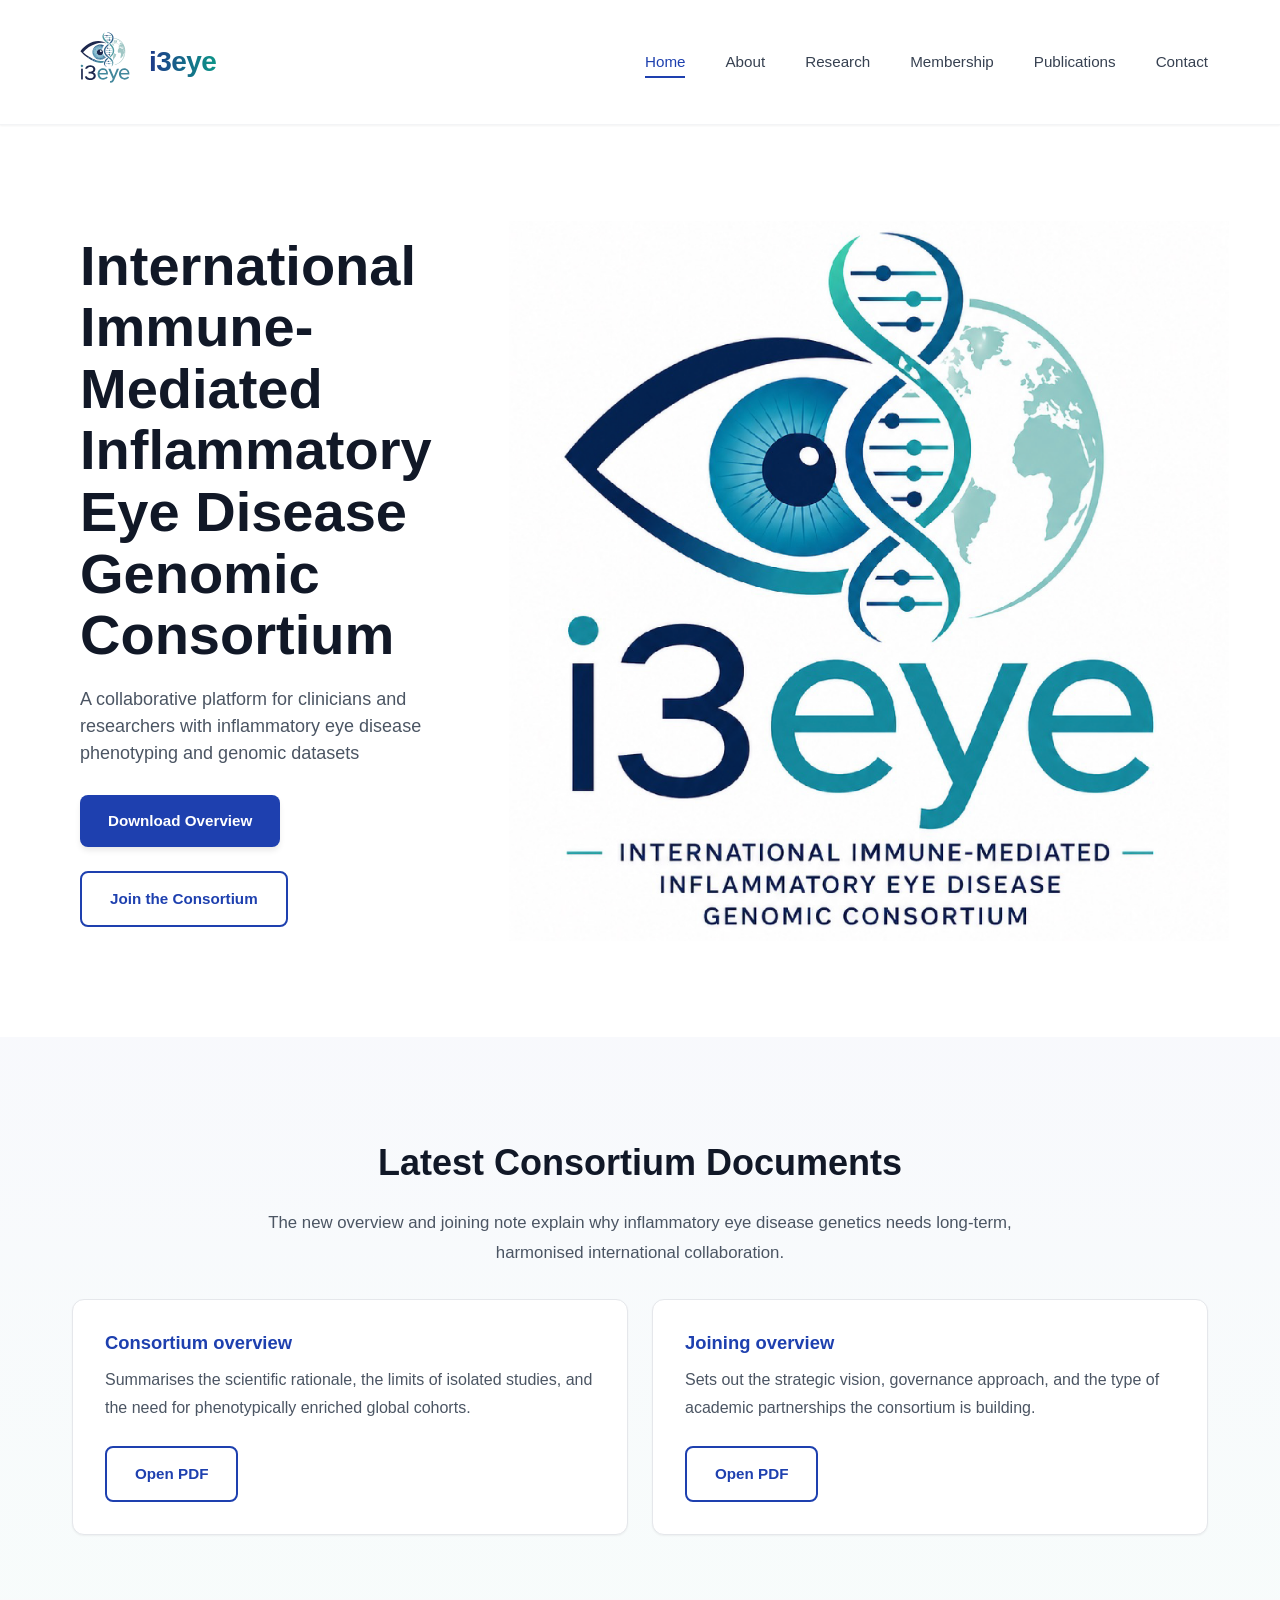
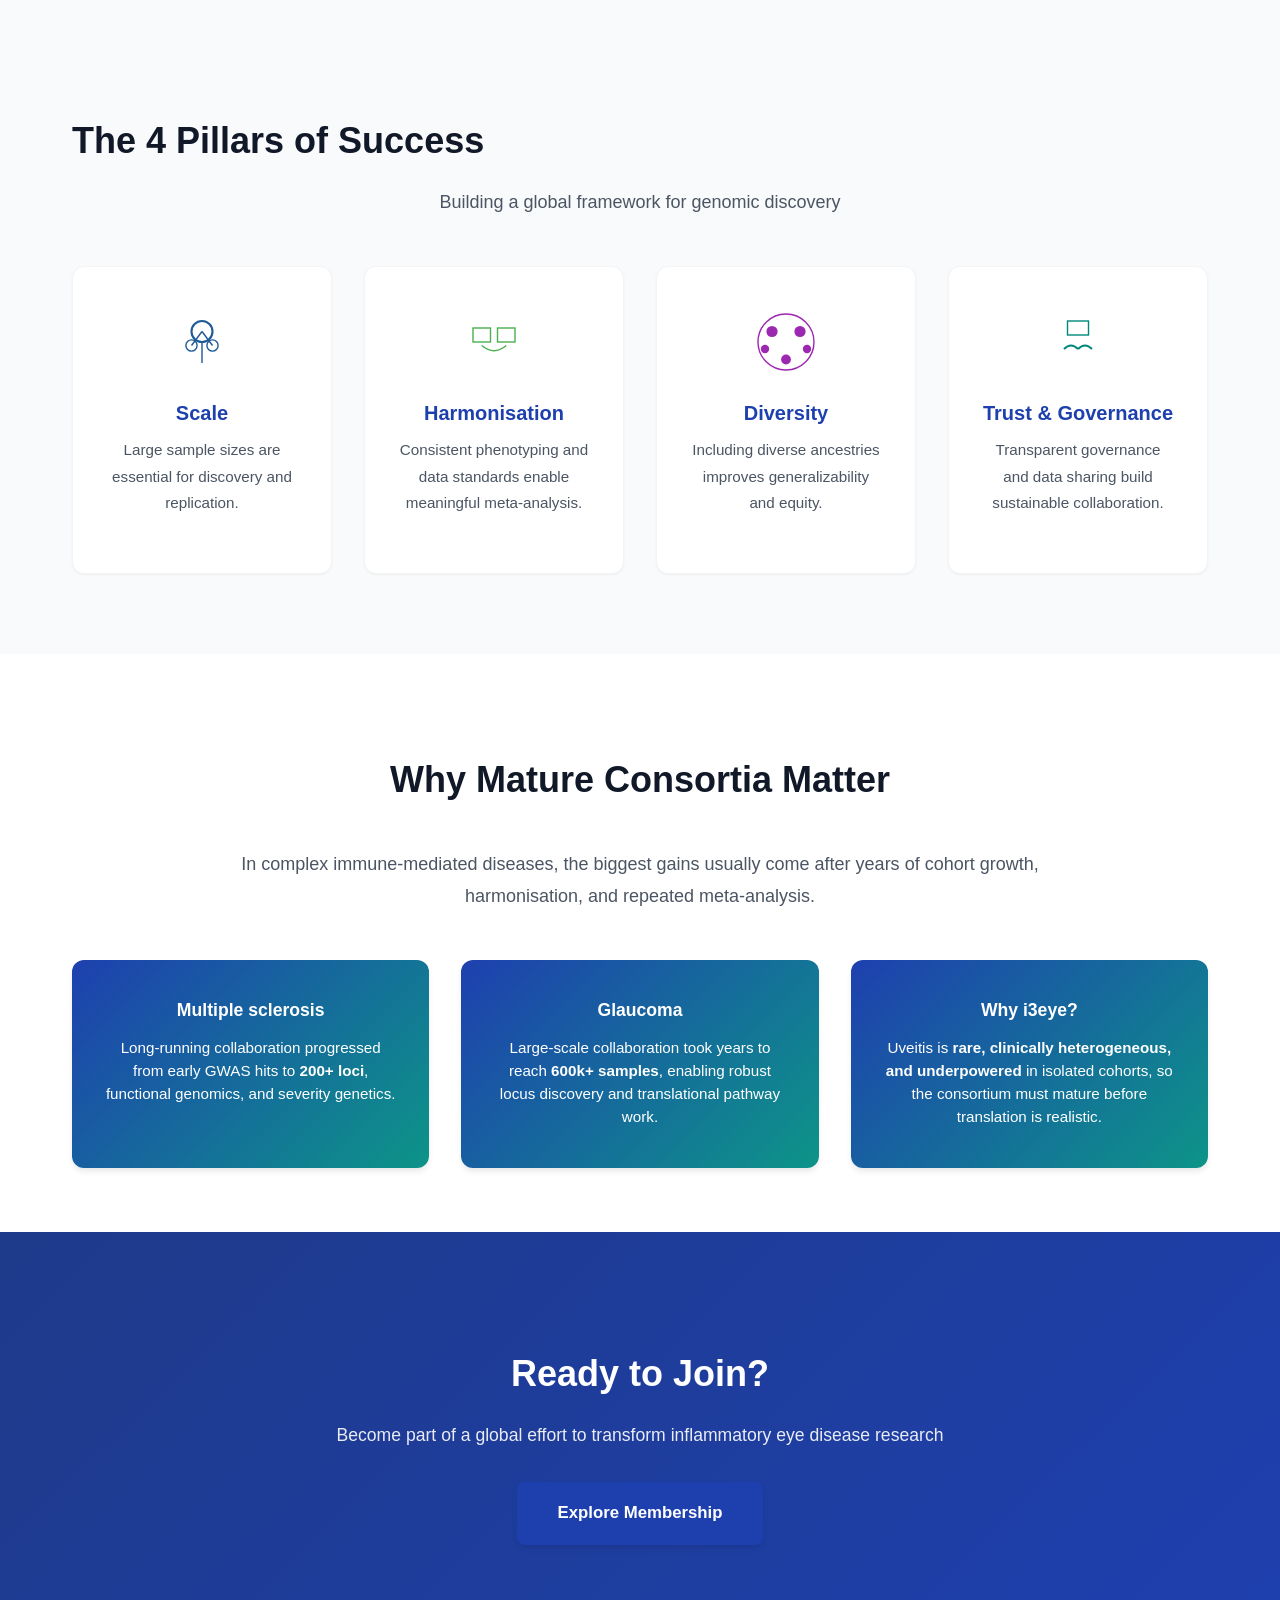
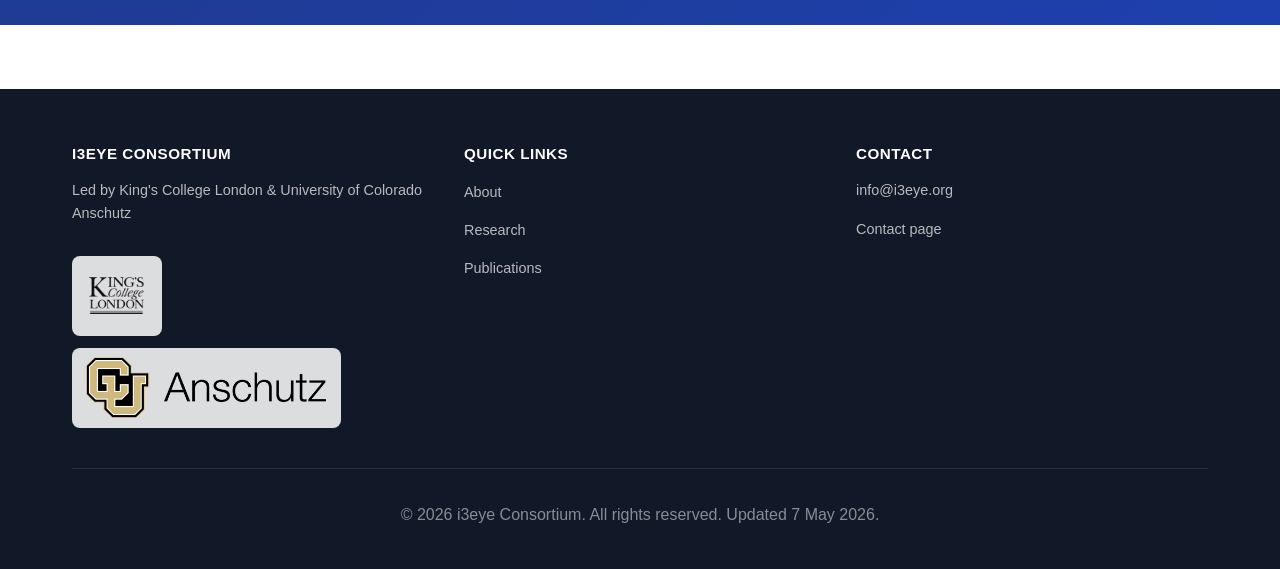
<file: index.html>
<!DOCTYPE html>
<html lang="en">
<head>
    <meta charset="UTF-8">
    <meta name="viewport" content="width=device-width, initial-scale=1.0">
    <title>i3eye - International Immune-Mediated Inflammatory Eye Disease Genomic Consortium</title>
    <link rel="stylesheet" href="styles.css">
</head>
<body>
    <nav class="navbar">
        <div class="container">
            <div class="logo">
                <img src="assets/i3eye-logo.svg" alt="i3eye Logo" class="logo-img">
                <span class="logo-text">i3eye</span>
            </div>
            <ul class="nav-links">
                <li><a href="index.html" class="active">Home</a></li>
                <li><a href="about.html">About</a></li>
                <li><a href="research.html">Research</a></li>
                <li><a href="membership.html">Membership</a></li>
                <li><a href="publications.html">Publications</a></li>
                <li><a href="contact.html">Contact</a></li>
            </ul>
            <div class="hamburger">
                <span></span>
                <span></span>
                <span></span>
            </div>
        </div>
    </nav>

    <section class="hero">
        <div class="hero-content">
            <h1>International Immune-Mediated Inflammatory Eye Disease Genomic Consortium</h1>
            <p class="subtitle">A collaborative platform for clinicians and researchers with inflammatory eye disease phenotyping and genomic datasets</p>
            <div class="hero-buttons">
                <a href="assets/I3eye%20overview_5May.pdf" class="btn btn-primary" target="_blank" rel="noopener">Download Overview</a>
                <a href="membership.html" class="btn btn-secondary">Join the Consortium</a>
            </div>
            <!-- hero lead removed to keep hero minimal and avoid layout clutter -->
        </div>
        <div class="hero-image">
                <img src="assets/Hero-eye-dnaLogo.png" alt="Eye and DNA illustration" class="hero-logo-image">
        </div>
    </section>

    <section class="resources">
        <div class="container">
            <div class="resource-intro">
                <h2>Latest Consortium Documents</h2>
                <p>The new overview and joining note explain why inflammatory eye disease genetics needs long-term, harmonised international collaboration.</p>
            </div>
            <div class="resource-grid">
                <article class="resource-card">
                    <h3>Consortium overview</h3>
                    <p>Summarises the scientific rationale, the limits of isolated studies, and the need for phenotypically enriched global cohorts.</p>
                    <a href="assets/I3eye%20overview_5May.pdf" class="btn btn-secondary" target="_blank" rel="noopener">Open PDF</a>
                </article>
                <article class="resource-card">
                    <h3>Joining overview</h3>
                    <p>Sets out the strategic vision, governance approach, and the type of academic partnerships the consortium is building.</p>
                    <a href="assets/I3eye%20overview_5May_joining.pdf" class="btn btn-secondary" target="_blank" rel="noopener">Open PDF</a>
                </article>
            </div>
        </div>
    </section>

    <section class="pillars">
        <div class="container">
            <h2>The 4 Pillars of Success</h2>
            <p class="section-subtitle">Building a global framework for genomic discovery</p>
            <div class="pillars-grid">
                <div class="pillar-card">
                    <div class="pillar-icon">
                        <svg viewBox="0 0 100 100" xmlns="http://www.w3.org/2000/svg">
                            <circle cx="50" cy="35" r="15" fill="none" stroke="#1e5a96" stroke-width="3"/>
                            <circle cx="35" cy="55" r="8" fill="none" stroke="#1e5a96" stroke-width="2"/>
                            <circle cx="65" cy="55" r="8" fill="none" stroke="#1e5a96" stroke-width="2"/>
                            <line x1="50" y1="35" x2="35" y2="55" stroke="#1e5a96" stroke-width="2"/>
                            <line x1="50" y1="35" x2="65" y2="55" stroke="#1e5a96" stroke-width="2"/>
                            <line x1="50" y1="50" x2="50" y2="80" stroke="#1e5a96" stroke-width="2"/>
                        </svg>
                    </div>
                    <h3>Scale</h3>
                    <p>Large sample sizes are essential for discovery and replication.</p>
                </div>
                <div class="pillar-card">
                    <div class="pillar-icon">
                        <svg viewBox="0 0 100 100" xmlns="http://www.w3.org/2000/svg">
                            <rect x="20" y="30" width="25" height="20" fill="none" stroke="#4CAF50" stroke-width="2"/>
                            <rect x="55" y="30" width="25" height="20" fill="none" stroke="#4CAF50" stroke-width="2"/>
                            <path d="M 32.5 55 Q 50 70 67.5 55" fill="none" stroke="#4CAF50" stroke-width="2"/>
                        </svg>
                    </div>
                    <h3>Harmonisation</h3>
                    <p>Consistent phenotyping and data standards enable meaningful meta-analysis.</p>
                </div>
                <div class="pillar-card">
                    <div class="pillar-icon">
                        <svg viewBox="0 0 100 100" xmlns="http://www.w3.org/2000/svg">
                            <circle cx="50" cy="50" r="40" fill="none" stroke="#9C27B0" stroke-width="2"/>
                            <circle cx="30" cy="35" r="8" fill="#9C27B0"/>
                            <circle cx="70" cy="35" r="8" fill="#9C27B0"/>
                            <circle cx="20" cy="60" r="6" fill="#9C27B0"/>
                            <circle cx="80" cy="60" r="6" fill="#9C27B0"/>
                            <circle cx="50" cy="75" r="7" fill="#9C27B0"/>
                        </svg>
                    </div>
                    <h3>Diversity</h3>
                    <p>Including diverse ancestries improves generalizability and equity.</p>
                </div>
                <div class="pillar-card">
                    <div class="pillar-icon">
                        <svg viewBox="0 0 100 100" xmlns="http://www.w3.org/2000/svg">
                            <path d="M 30 60 Q 40 50 50 60" fill="none" stroke="#00897B" stroke-width="3"/>
                            <path d="M 50 60 Q 60 50 70 60" fill="none" stroke="#00897B" stroke-width="3"/>
                            <rect x="35" y="20" width="30" height="20" fill="none" stroke="#00897B" stroke-width="2"/>
                        </svg>
                    </div>
                    <h3>Trust & Governance</h3>
                    <p>Transparent governance and data sharing build sustainable collaboration.</p>
                </div>
            </div>
        </div>
    </section>

    <section class="quick-stats">
        <div class="container">
            <h2>Why Mature Consortia Matter</h2>
            <p class="section-subtitle">In complex immune-mediated diseases, the biggest gains usually come after years of cohort growth, harmonisation, and repeated meta-analysis.</p>
            <div class="stats-grid">
                <div class="stat">
                    <h4>Multiple sclerosis</h4>
                    <p>Long-running collaboration progressed from early GWAS hits to <strong>200+ loci</strong>, functional genomics, and severity genetics.</p>
                </div>
                <div class="stat">
                    <h4>Glaucoma</h4>
                    <p>Large-scale collaboration took years to reach <strong>600k+ samples</strong>, enabling robust locus discovery and translational pathway work.</p>
                </div>
                <div class="stat">
                    <h4>Why i3eye?</h4>
                    <p>Uveitis is <strong>rare, clinically heterogeneous, and underpowered</strong> in isolated cohorts, so the consortium must mature before translation is realistic.</p>
                </div>
            </div>
        </div>
    </section>

    <section class="cta">
        <div class="container">
            <h2>Ready to Join?</h2>
            <p>Become part of a global effort to transform inflammatory eye disease research</p>
            <a href="membership.html" class="btn btn-primary btn-large">Explore Membership</a>
        </div>
    </section>

    <div id="site-footer"></div>

    <script src="script.js"></script>
</body>
</html>
</file>
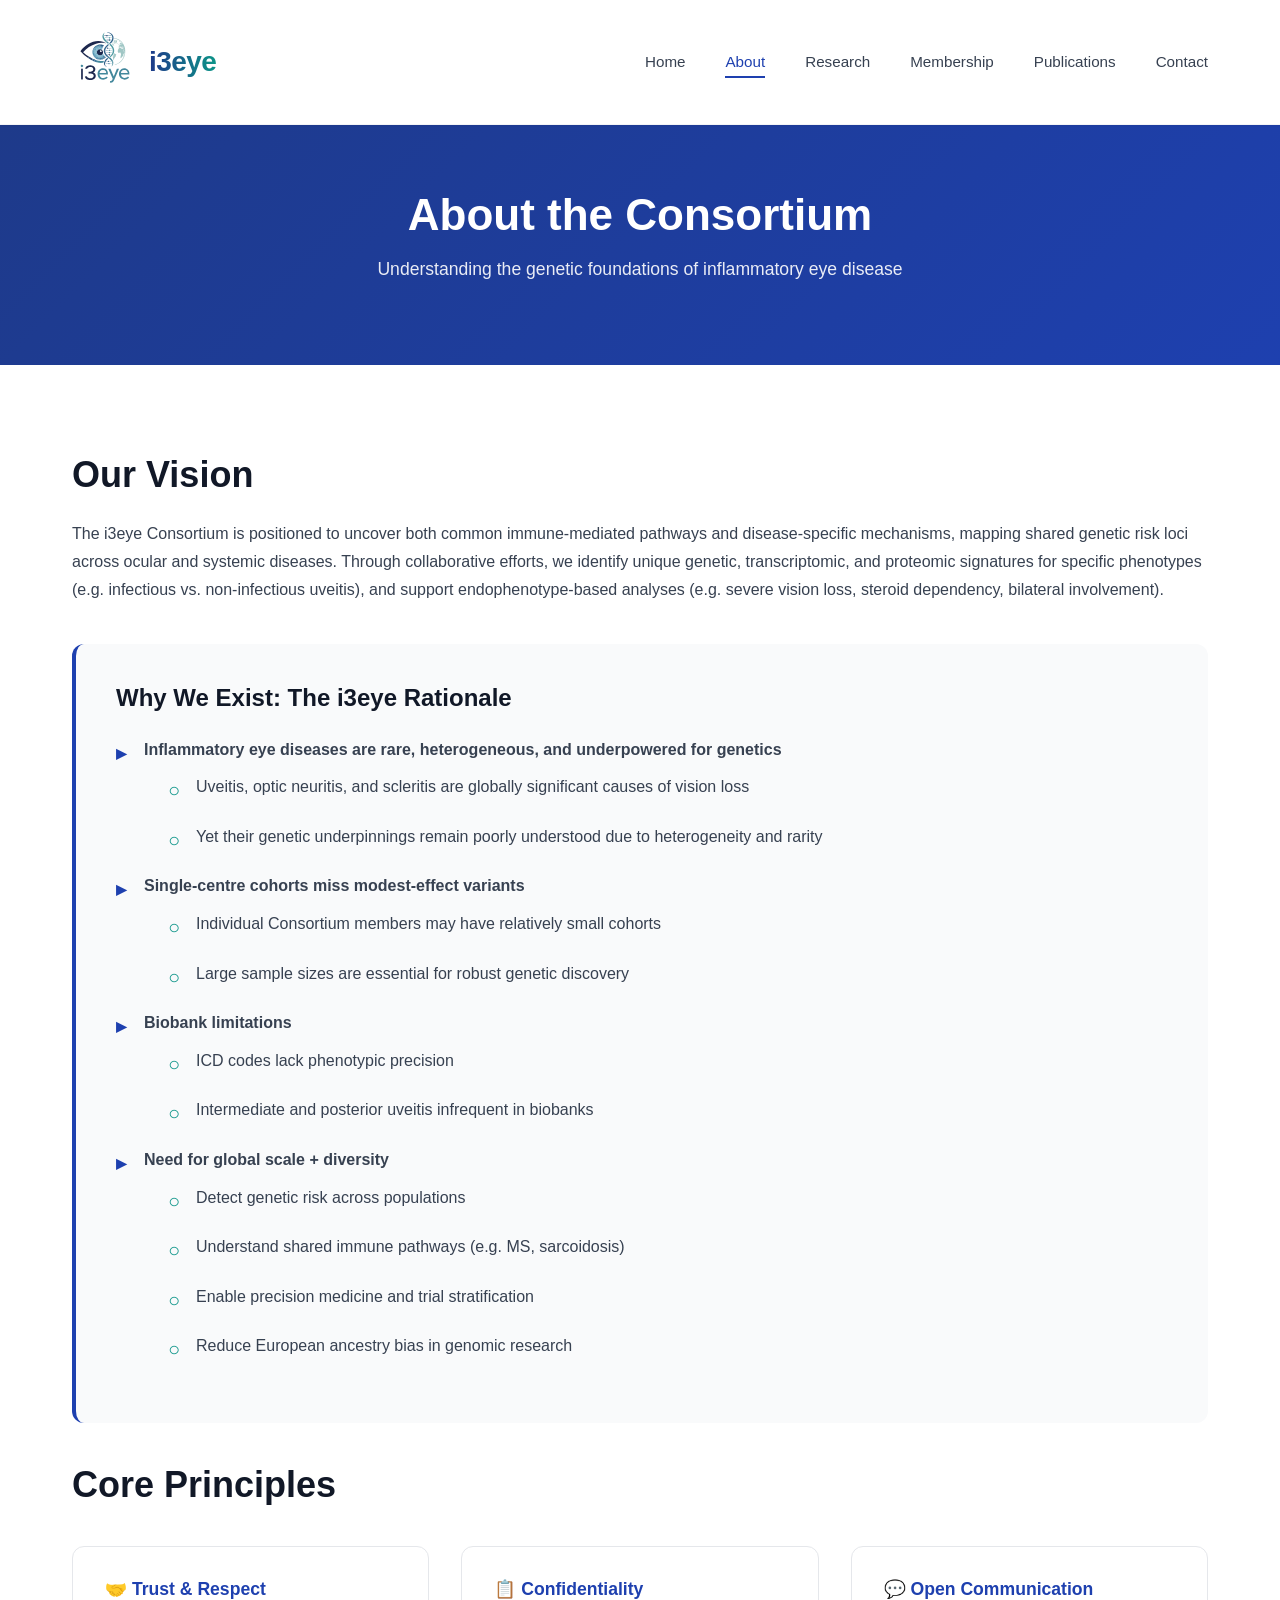
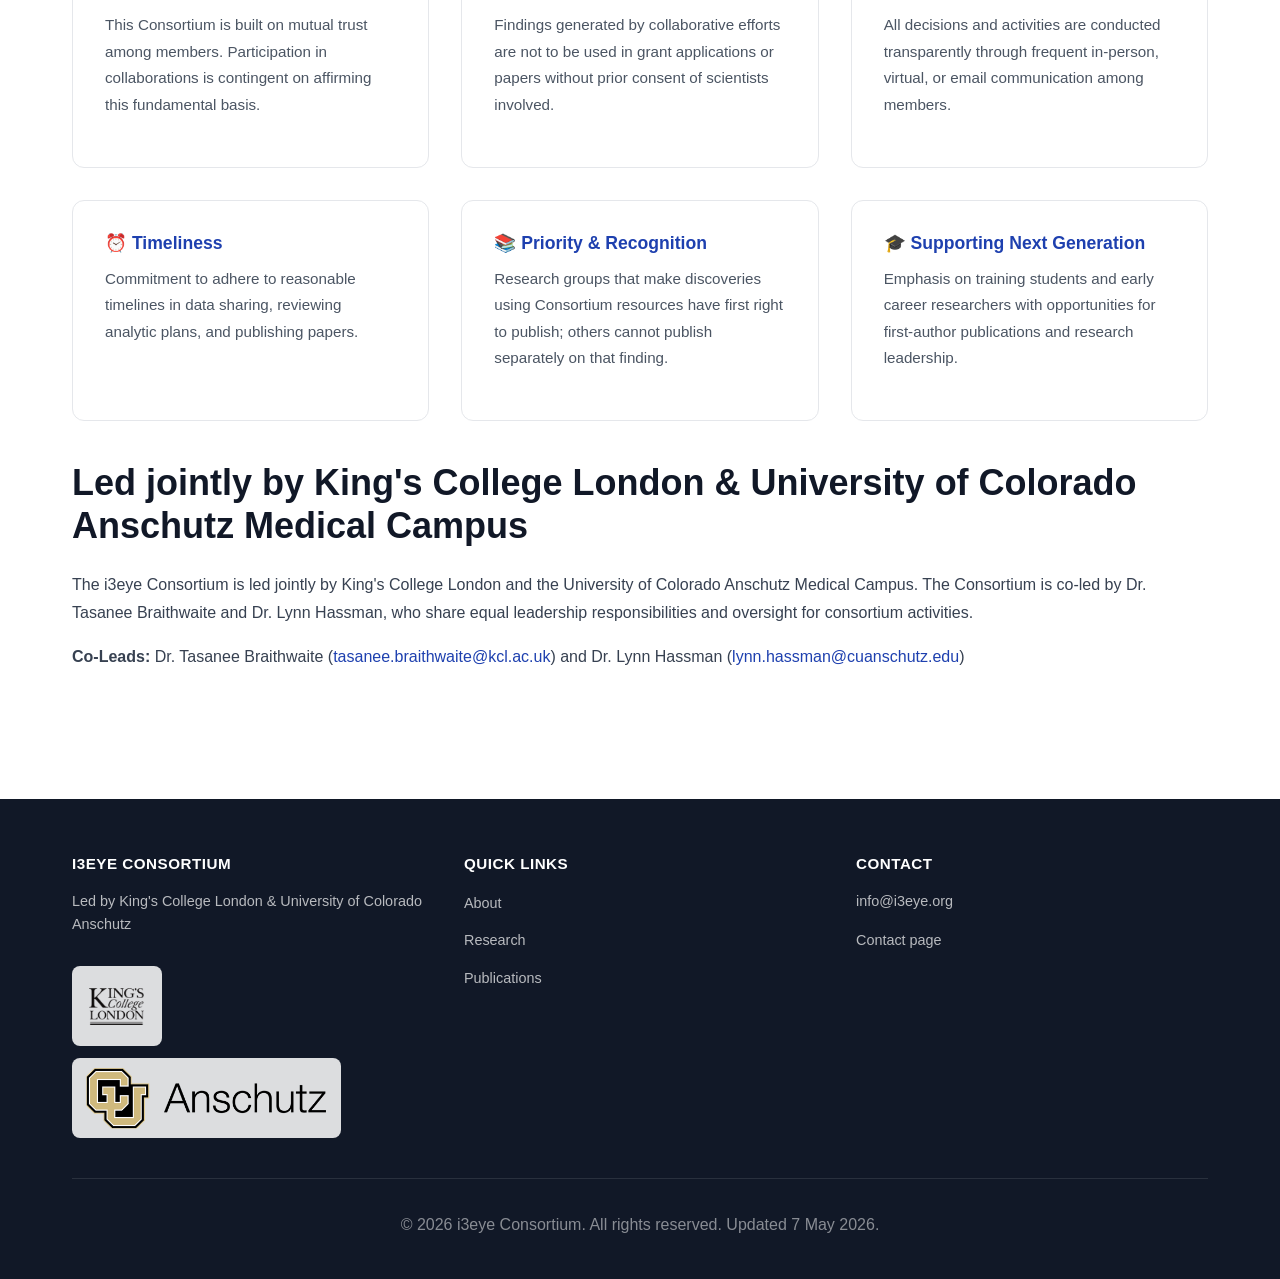
<file: about.html>
<!DOCTYPE html>
<html lang="en">
<head>
    <meta charset="UTF-8">
    <meta name="viewport" content="width=device-width, initial-scale=1.0">
    <title>About i3eye - Consortium Vision & Mission</title>
    <link rel="stylesheet" href="styles.css">
</head>
<body>
    <nav class="navbar">
        <div class="container">
            <div class="logo">
                <img src="assets/i3eye-logo.svg" alt="i3eye Logo" class="logo-img">
                <span class="logo-text">i3eye</span>
            </div>
            <ul class="nav-links">
                <li><a href="index.html">Home</a></li>
                <li><a href="about.html" class="active">About</a></li>
                <li><a href="research.html">Research</a></li>
                <li><a href="membership.html">Membership</a></li>
                <li><a href="publications.html">Publications</a></li>
                <li><a href="contact.html">Contact</a></li>
            </ul>
            <div class="hamburger">
                <span></span>
                <span></span>
                <span></span>
            </div>
        </div>
    </nav>

    <section class="page-header">
        <h1>About the Consortium</h1>
        <p>Understanding the genetic foundations of inflammatory eye disease</p>
    </section>

    <section class="content">
        <div class="container">
            <h2>Our Vision</h2>
            <p>The i3eye Consortium is positioned to uncover both common immune-mediated pathways and disease-specific mechanisms, mapping shared genetic risk loci across ocular and systemic diseases. Through collaborative efforts, we identify unique genetic, transcriptomic, and proteomic signatures for specific phenotypes (e.g. infectious vs. non-infectious uveitis), and support endophenotype-based analyses (e.g. severe vision loss, steroid dependency, bilateral involvement).</p>

            <div class="vision-box">
                <h3>Why We Exist: The i3eye Rationale</h3>
                <ul class="rationale-list">
                    <li><strong>Inflammatory eye diseases are rare, heterogeneous, and underpowered for genetics</strong>
                        <ul>
                            <li>Uveitis, optic neuritis, and scleritis are globally significant causes of vision loss</li>
                            <li>Yet their genetic underpinnings remain poorly understood due to heterogeneity and rarity</li>
                        </ul>
                    </li>
                    <li><strong>Single-centre cohorts miss modest-effect variants</strong>
                        <ul>
                            <li>Individual Consortium members may have relatively small cohorts</li>
                            <li>Large sample sizes are essential for robust genetic discovery</li>
                        </ul>
                    </li>
                    <li><strong>Biobank limitations</strong>
                        <ul>
                            <li>ICD codes lack phenotypic precision</li>
                            <li>Intermediate and posterior uveitis infrequent in biobanks</li>
                        </ul>
                    </li>
                    <li><strong>Need for global scale + diversity</strong>
                        <ul>
                            <li>Detect genetic risk across populations</li>
                            <li>Understand shared immune pathways (e.g. MS, sarcoidosis)</li>
                            <li>Enable precision medicine and trial stratification</li>
                            <li>Reduce European ancestry bias in genomic research</li>
                        </ul>
                    </li>
                </ul>
            </div>

            <h2>Core Principles</h2>
            <div class="principles-grid">
                <div class="principle-box">
                    <h3>🤝 Trust & Respect</h3>
                    <p>This Consortium is built on mutual trust among members. Participation in collaborations is contingent on affirming this fundamental basis.</p>
                </div>
                <div class="principle-box">
                    <h3>📋 Confidentiality</h3>
                    <p>Findings generated by collaborative efforts are not to be used in grant applications or papers without prior consent of scientists involved.</p>
                </div>
                <div class="principle-box">
                    <h3>💬 Open Communication</h3>
                    <p>All decisions and activities are conducted transparently through frequent in-person, virtual, or email communication among members.</p>
                </div>
                <div class="principle-box">
                    <h3>⏰ Timeliness</h3>
                    <p>Commitment to adhere to reasonable timelines in data sharing, reviewing analytic plans, and publishing papers.</p>
                </div>
                <div class="principle-box">
                    <h3>📚 Priority & Recognition</h3>
                    <p>Research groups that make discoveries using Consortium resources have first right to publish; others cannot publish separately on that finding.</p>
                </div>
                <div class="principle-box">
                    <h3>🎓 Supporting Next Generation</h3>
                    <p>Emphasis on training students and early career researchers with opportunities for first-author publications and research leadership.</p>
                </div>
            </div>

            <h2>Led jointly by King's College London &amp; University of Colorado Anschutz Medical Campus</h2>
            <p>The i3eye Consortium is led jointly by King's College London and the University of Colorado Anschutz Medical Campus. The Consortium is co-led by Dr. Tasanee Braithwaite and Dr. Lynn Hassman, who share equal leadership responsibilities and oversight for consortium activities.</p>
            <p><strong>Co-Leads:</strong> Dr. Tasanee Braithwaite (<a href="mailto:tasanee.braithwaite@kcl.ac.uk">tasanee.braithwaite@kcl.ac.uk</a>) and Dr. Lynn Hassman (<a href="mailto:lynn.hassman@cuanschutz.edu">lynn.hassman@cuanschutz.edu</a>)</p>
        </div>
    </section>

    <div id="site-footer"></div>

    <script src="script.js"></script>
</body>
</html>
</file>
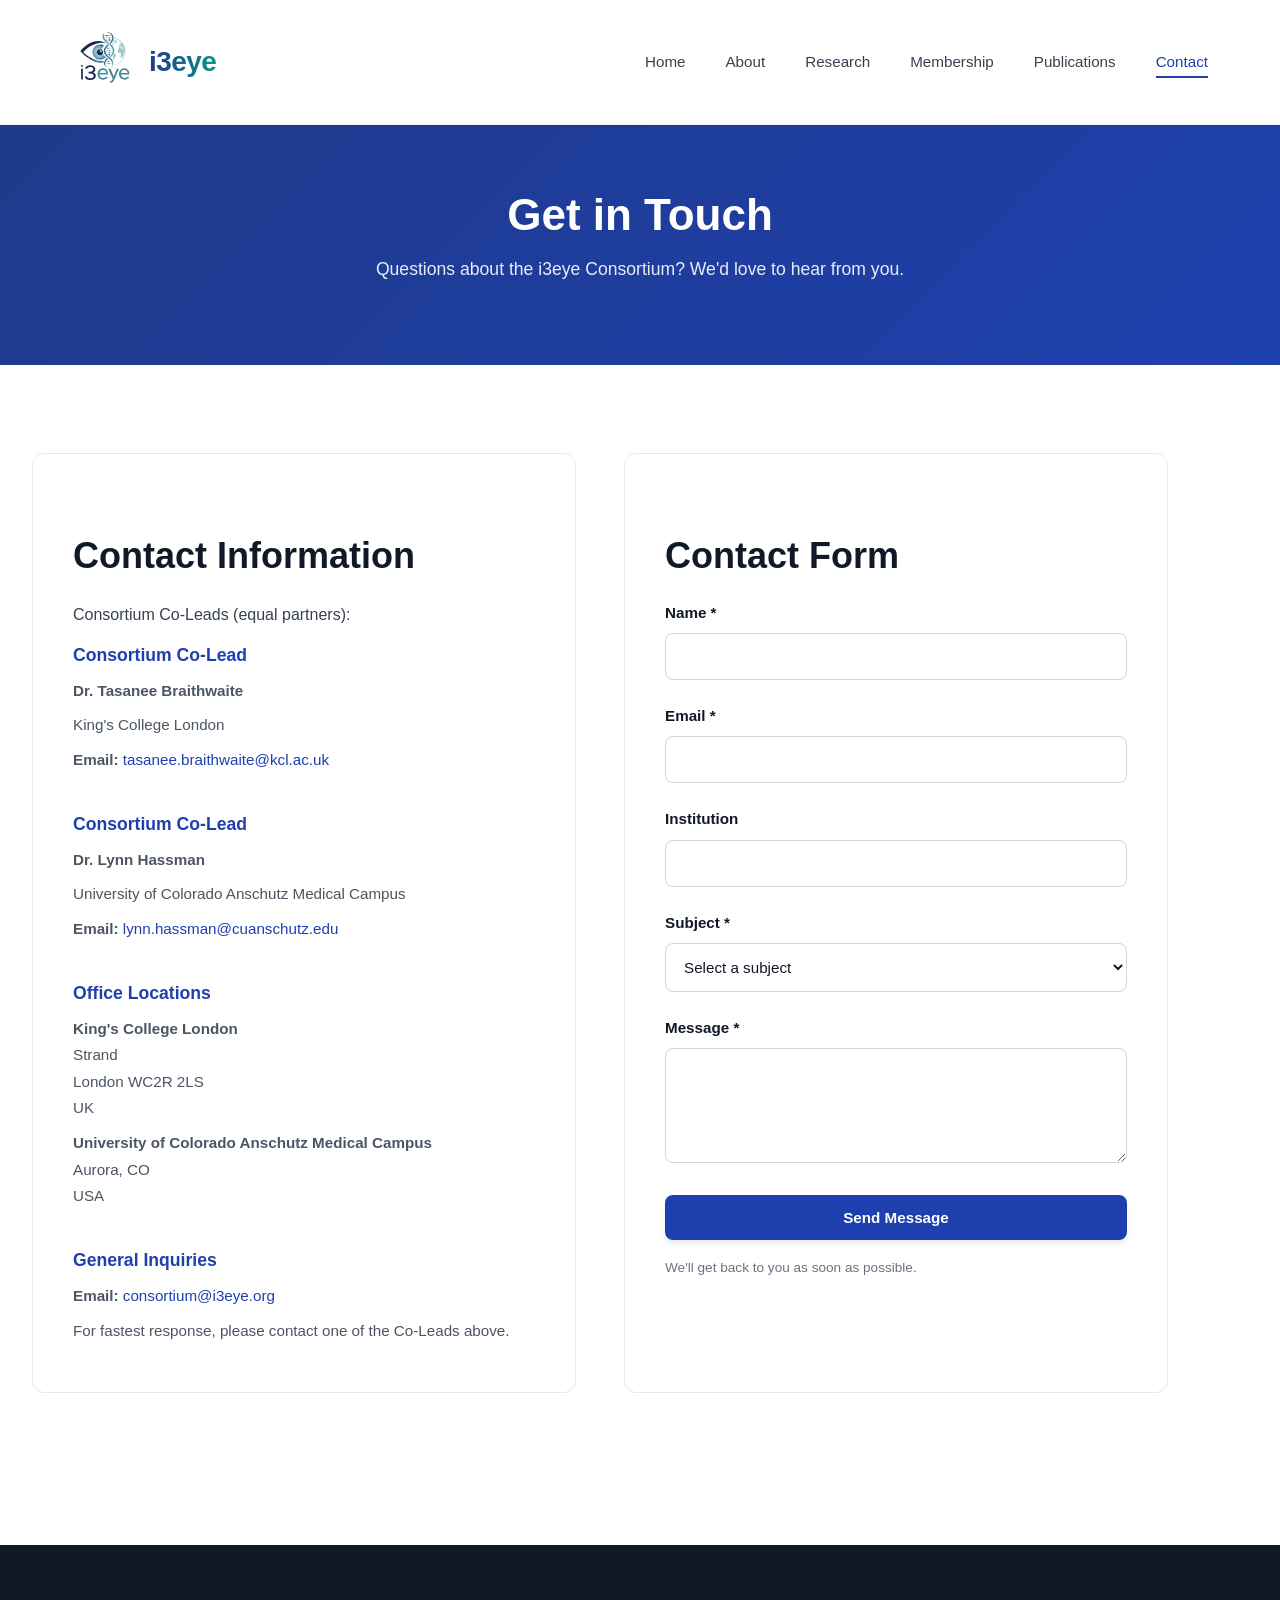
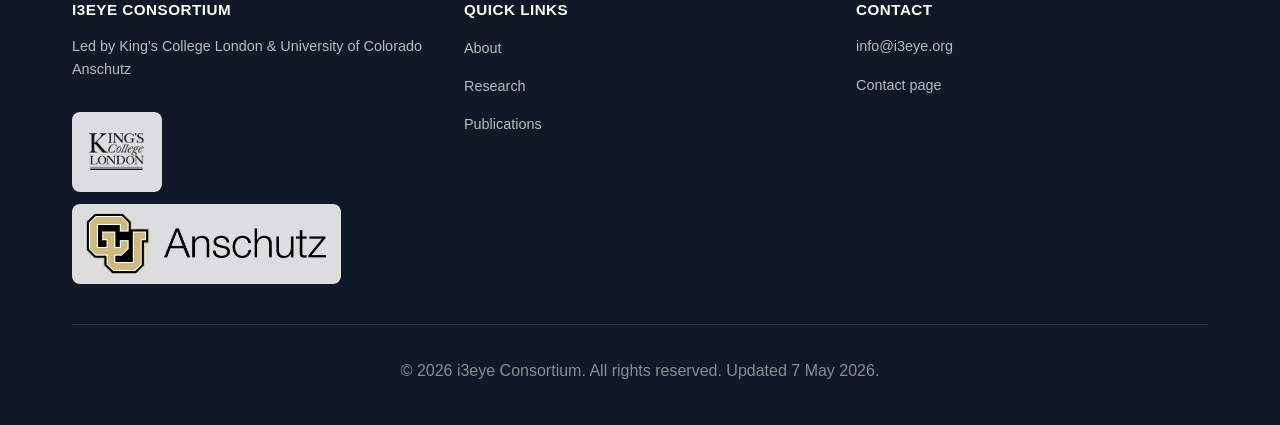
<file: contact.html>
<!DOCTYPE html>
<html lang="en">
<head>
    <meta charset="UTF-8">
    <meta name="viewport" content="width=device-width, initial-scale=1.0">
    <title>Contact - i3eye Consortium</title>
    <link rel="stylesheet" href="styles.css">
</head>
<body>
    <nav class="navbar">
        <div class="container">
            <div class="logo">
                <img src="assets/i3eye-logo.svg" alt="i3eye Logo" class="logo-img">
                <span class="logo-text">i3eye</span>
            </div>
            <ul class="nav-links">
                <li><a href="index.html">Home</a></li>
                <li><a href="about.html">About</a></li>
                <li><a href="research.html">Research</a></li>
                <li><a href="membership.html">Membership</a></li>
                <li><a href="publications.html">Publications</a></li>
                <li><a href="contact.html" class="active">Contact</a></li>
            </ul>
            <div class="hamburger">
                <span></span>
                <span></span>
                <span></span>
            </div>
        </div>
    </nav>

    <section class="page-header">
        <h1>Get in Touch</h1>
        <p>Questions about the i3eye Consortium? We'd love to hear from you.</p>
    </section>

    <section class="content">
        <div class="container contact-container">
            <div class="contact-info">
                <h2>Contact Information</h2>

                <p class="lead">Consortium Co-Leads (equal partners):</p>

                <div class="contact-detail">
                    <h3>Consortium Co-Lead</h3>
                    <p><strong>Dr. Tasanee Braithwaite</strong></p>
                    <p>King's College London</p>
                    <p><strong>Email:</strong> <a href="mailto:tasanee.braithwaite@kcl.ac.uk">tasanee.braithwaite@kcl.ac.uk</a></p>
                </div>

                <div class="contact-detail">
                    <h3>Consortium Co-Lead</h3>
                    <p><strong>Dr. Lynn Hassman</strong></p>
                    <p>University of Colorado Anschutz Medical Campus</p>
                    <p><strong>Email:</strong> <a href="mailto:lynn.hassman@cuanschutz.edu">lynn.hassman@cuanschutz.edu</a></p>
                </div>

                <div class="contact-detail">
                    <h3>Office Locations</h3>
                    <p>
                        <strong>King's College London</strong><br>Strand<br>London WC2R 2LS<br>UK
                    </p>
                    <p>
                        <strong>University of Colorado Anschutz Medical Campus</strong><br>Aurora, CO<br>USA
                    </p>
                </div>

                <div class="contact-detail">
                    <h3>General Inquiries</h3>
                    <p><strong>Email:</strong> <a href="mailto:consortium@i3eye.org">consortium@i3eye.org</a></p>
                    <p class="small-note">For fastest response, please contact one of the Co-Leads above.</p>
                </div>

                <!-- <div class="contact-detail">
                    <h3>Follow Us</h3>
                    <p>
                        <a href="https://twitter.com/i3eyeconsortium" target="_blank" class="social-link">Twitter</a> | 
                        <a href="https://www.linkedin.com/company/i3eye-consortium" target="_blank" class="social-link">LinkedIn</a>
                    </p>
                </div> -->
            </div>

            <div class="contact-form-wrapper">
                <h2>Contact Form</h2>
                <form id="contactForm" class="contact-form">
                    <div class="form-group">
                        <label for="name">Name *</label>
                        <input type="text" id="name" name="name" required>
                    </div>

                    <div class="form-group">
                        <label for="email">Email *</label>
                        <input type="email" id="email" name="email" required>
                    </div>

                    <div class="form-group">
                        <label for="institution">Institution</label>
                        <input type="text" id="institution" name="institution">
                    </div>

                    <div class="form-group">
                        <label for="subject">Subject *</label>
                        <select id="subject" name="subject" required>
                            <option value="">Select a subject</option>
                            <option value="membership">Membership Inquiry</option>
                            <option value="collaboration">Research Collaboration</option>
                            <option value="publication">Publication Question</option>
                            <option value="general">General Question</option>
                            <option value="other">Other</option>
                        </select>
                    </div>

                    <div class="form-group">
                        <label for="message">Message *</label>
                        <textarea id="message" name="message" rows="5" required></textarea>
                    </div>

                    <button type="submit" class="btn btn-primary">Send Message</button>
                    <p class="form-note">We'll get back to you as soon as possible.</p>
                </form>
            </div>
        </div>
    </section>

    <div id="site-footer"></div>

    <script src="script.js"></script>
</body>
</html>
</file>
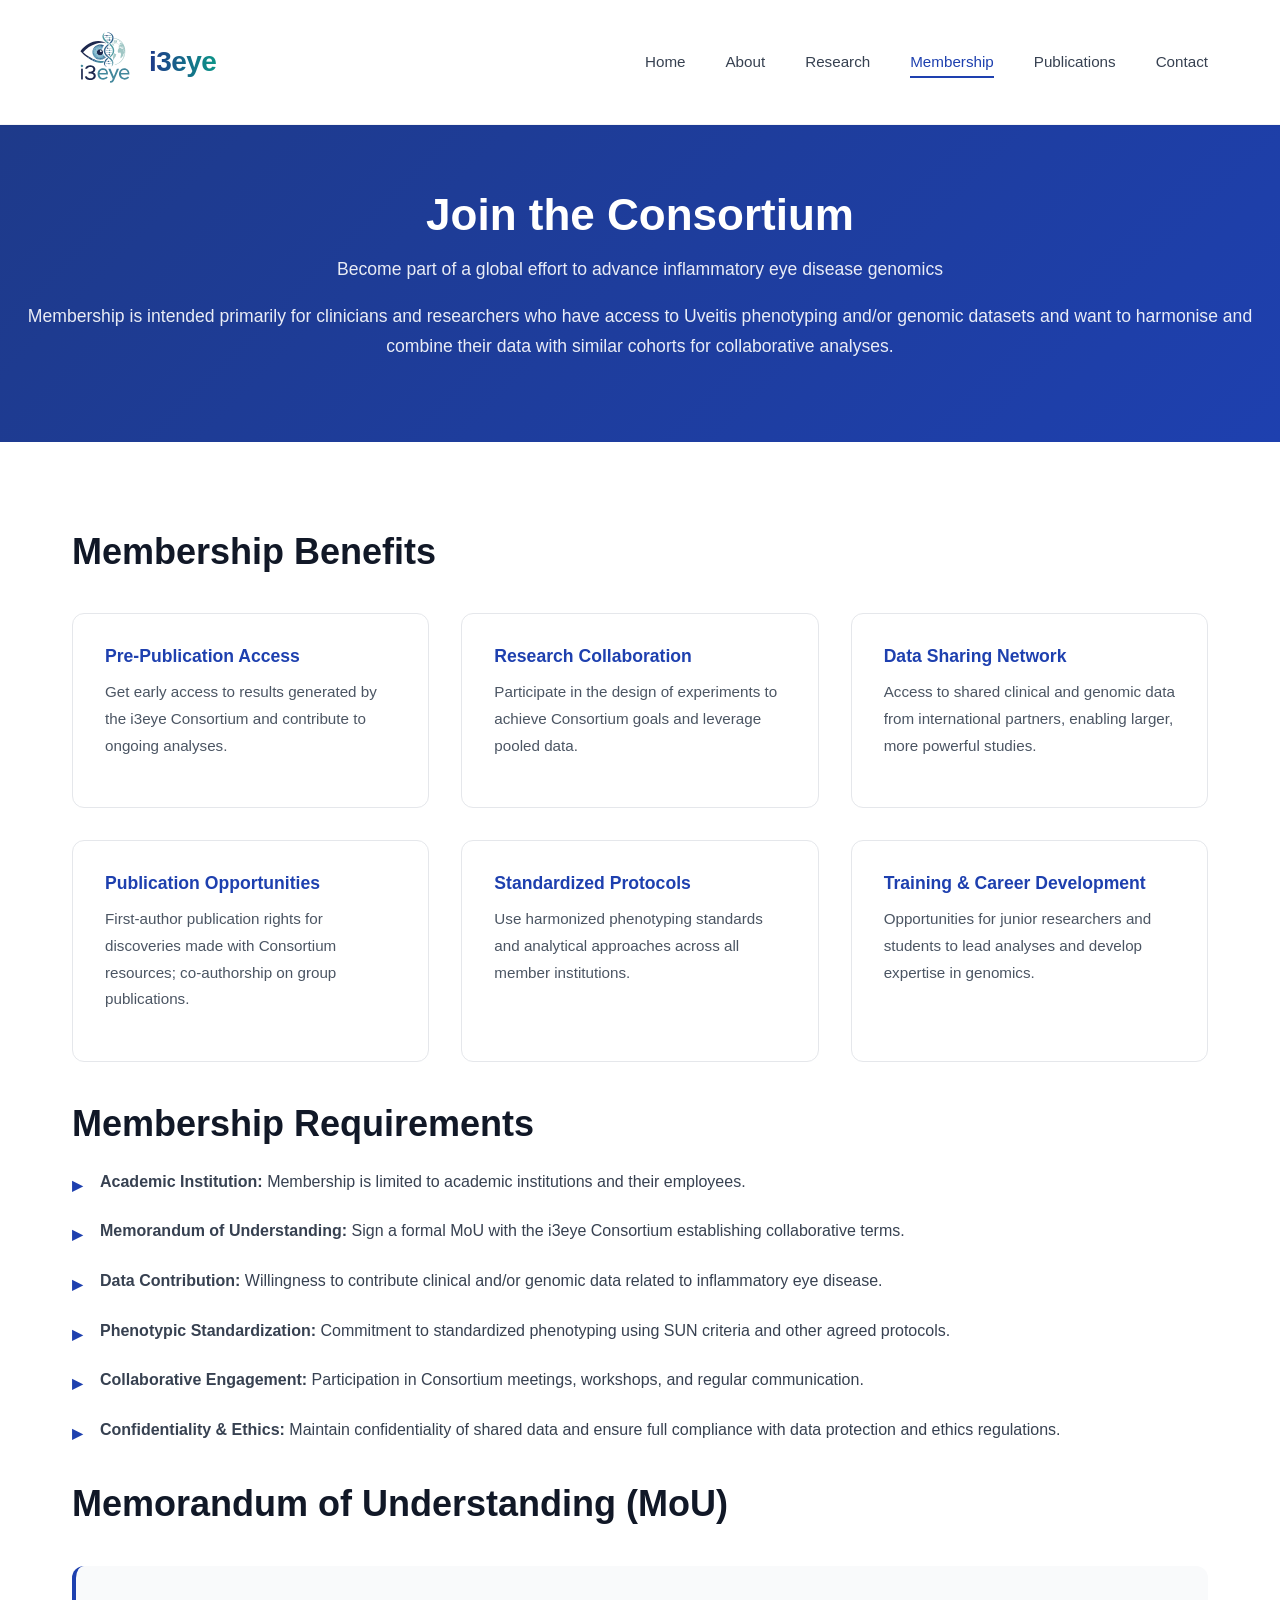
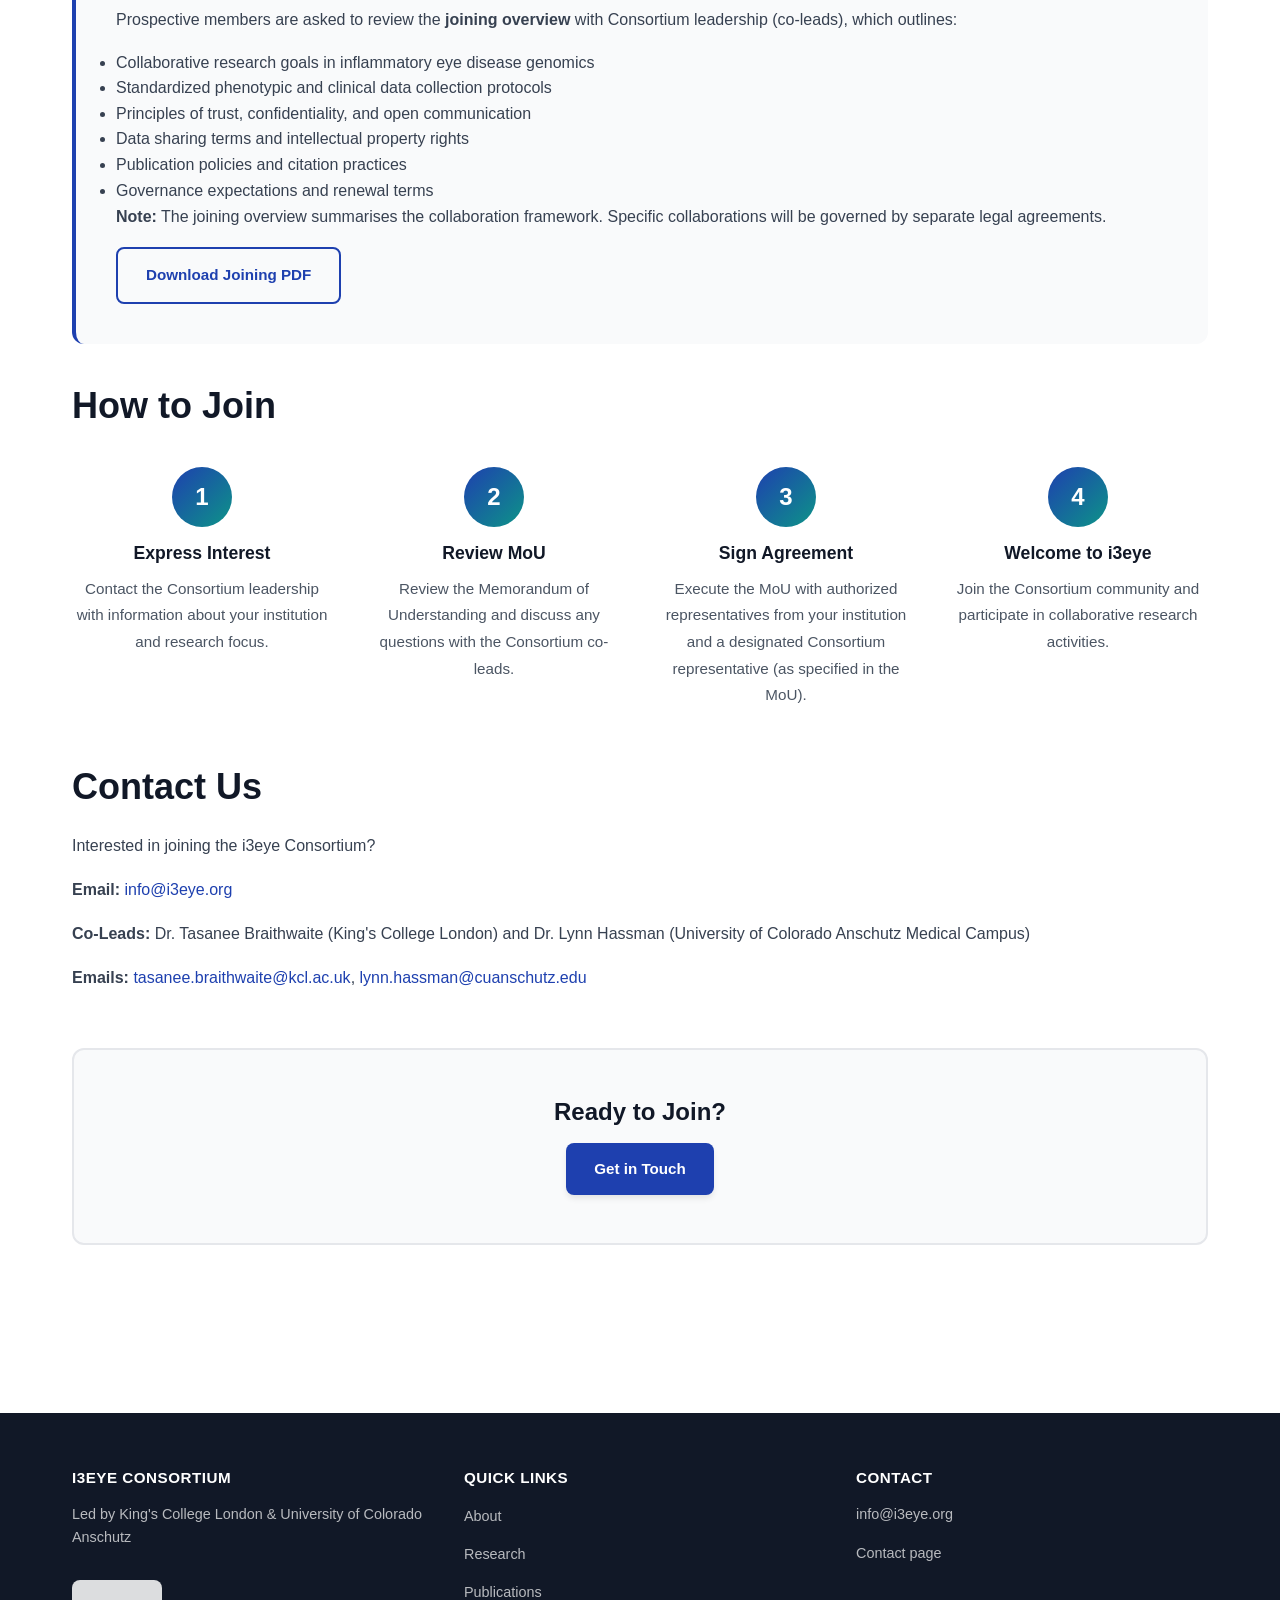
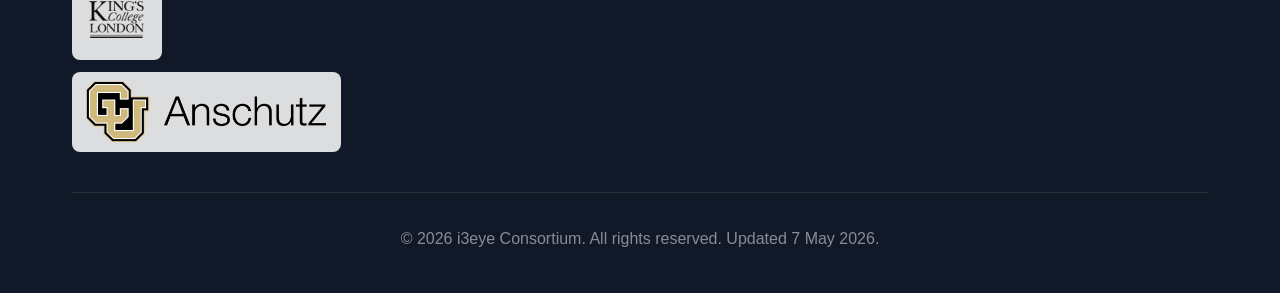
<file: membership.html>
<!DOCTYPE html>
<html lang="en">
<head>
    <meta charset="UTF-8">
    <meta name="viewport" content="width=device-width, initial-scale=1.0">
    <title>Membership - i3eye Consortium</title>
    <link rel="stylesheet" href="styles.css">
</head>
<body>
    <nav class="navbar">
        <div class="container">
            <div class="logo">
                <img src="assets/i3eye-logo.svg" alt="i3eye Logo" class="logo-img">
                <span class="logo-text">i3eye</span>
            </div>
            <ul class="nav-links">
                <li><a href="index.html">Home</a></li>
                <li><a href="about.html">About</a></li>
                <li><a href="research.html">Research</a></li>
                <li><a href="membership.html" class="active">Membership</a></li>
                <li><a href="publications.html">Publications</a></li>
                <li><a href="contact.html">Contact</a></li>
            </ul>
            <div class="hamburger">
                <span></span>
                <span></span>
                <span></span>
            </div>
        </div>
    </nav>

    <section class="page-header">
        <h1>Join the Consortium</h1>
        <p>Become part of a global effort to advance inflammatory eye disease genomics</p>
        <p class="section-note">Membership is intended primarily for clinicians and researchers who have access to Uveitis phenotyping and/or genomic datasets and want to harmonise and combine their data with similar cohorts for collaborative analyses.</p>
    </section>

    <section class="content">
        <div class="container">
            <h2>Membership Benefits</h2>
            <div class="benefits-grid">
                <div class="benefit">
                    <h3>Pre-Publication Access</h3>
                    <p>Get early access to results generated by the i3eye Consortium and contribute to ongoing analyses.</p>
                </div>
                <div class="benefit">
                    <h3>Research Collaboration</h3>
                    <p>Participate in the design of experiments to achieve Consortium goals and leverage pooled data.</p>
                </div>
                <div class="benefit">
                    <h3>Data Sharing Network</h3>
                    <p>Access to shared clinical and genomic data from international partners, enabling larger, more powerful studies.</p>
                </div>
                <div class="benefit">
                    <h3>Publication Opportunities</h3>
                    <p>First-author publication rights for discoveries made with Consortium resources; co-authorship on group publications.</p>
                </div>
                <div class="benefit">
                    <h3>Standardized Protocols</h3>
                    <p>Use harmonized phenotyping standards and analytical approaches across all member institutions.</p>
                </div>
                <div class="benefit">
                    <h3>Training & Career Development</h3>
                    <p>Opportunities for junior researchers and students to lead analyses and develop expertise in genomics.</p>
                </div>
            </div>

            <h2>Membership Requirements</h2>
            <ul class="requirements">
                <li><strong>Academic Institution:</strong> Membership is limited to academic institutions and their employees.</li>
                <li><strong>Memorandum of Understanding:</strong> Sign a formal MoU with the i3eye Consortium establishing collaborative terms.</li>
                <li><strong>Data Contribution:</strong> Willingness to contribute clinical and/or genomic data related to inflammatory eye disease.</li>
                <li><strong>Phenotypic Standardization:</strong> Commitment to standardized phenotyping using SUN criteria and other agreed protocols.</li>
                <li><strong>Collaborative Engagement:</strong> Participation in Consortium meetings, workshops, and regular communication.</li>
                <li><strong>Confidentiality & Ethics:</strong> Maintain confidentiality of shared data and ensure full compliance with data protection and ethics regulations.</li>
            </ul>

            <h2>Memorandum of Understanding (MoU)</h2>
            <div class="mou-section">
                <p>Prospective members are asked to review the <strong>joining overview</strong> with Consortium leadership (co-leads), which outlines:</p>
                <ul>
                    <li>Collaborative research goals in inflammatory eye disease genomics</li>
                    <li>Standardized phenotypic and clinical data collection protocols</li>
                    <li>Principles of trust, confidentiality, and open communication</li>
                    <li>Data sharing terms and intellectual property rights</li>
                    <li>Publication policies and citation practices</li>
                    <li>Governance expectations and renewal terms</li>
                </ul>
                <p><strong>Note:</strong> The joining overview summarises the collaboration framework. Specific collaborations will be governed by separate legal agreements.</p>
                <a href="assets/I3eye%20overview_5May_joining.pdf" class="btn btn-secondary" target="_blank" rel="noopener">Download Joining PDF</a>
            </div>

            <h2>How to Join</h2>
            <div class="join-steps">
                <div class="step">
                    <div class="step-number">1</div>
                    <h3>Express Interest</h3>
                    <p>Contact the Consortium leadership with information about your institution and research focus.</p>
                </div>
                <div class="step">
                    <div class="step-number">2</div>
                        <h3>Review MoU</h3>
                        <p>Review the Memorandum of Understanding and discuss any questions with the Consortium co-leads.</p>
                </div>
                <div class="step">
                    <div class="step-number">3</div>
                    <h3>Sign Agreement</h3>
                    <p>Execute the MoU with authorized representatives from your institution and a designated Consortium representative (as specified in the MoU).</p>
                </div>
                <div class="step">
                    <div class="step-number">4</div>
                    <h3>Welcome to i3eye</h3>
                    <p>Join the Consortium community and participate in collaborative research activities.</p>
                </div>
            </div>

            <h2>Contact Us</h2>
            <p>Interested in joining the i3eye Consortium?</p>
            <p><strong>Email:</strong> <a href="mailto:info@i3eye.org">info@i3eye.org</a></p>
            <p><strong>Co-Leads:</strong> Dr. Tasanee Braithwaite (King's College London) and Dr. Lynn Hassman (University of Colorado Anschutz Medical Campus)</p>
            <p><strong>Emails:</strong> <a href="mailto:tasanee.braithwaite@kcl.ac.uk">tasanee.braithwaite@kcl.ac.uk</a>, <a href="mailto:lynn.hassman@cuanschutz.edu">lynn.hassman@cuanschutz.edu</a></p>

            <div class="cta-box">
                <h3>Ready to Join?</h3>
                <a href="contact.html" class="btn btn-primary">Get in Touch</a>
            </div>
        </div>
    </section>

    <div id="site-footer"></div>

    <script src="script.js"></script>
</body>
</html>
</file>
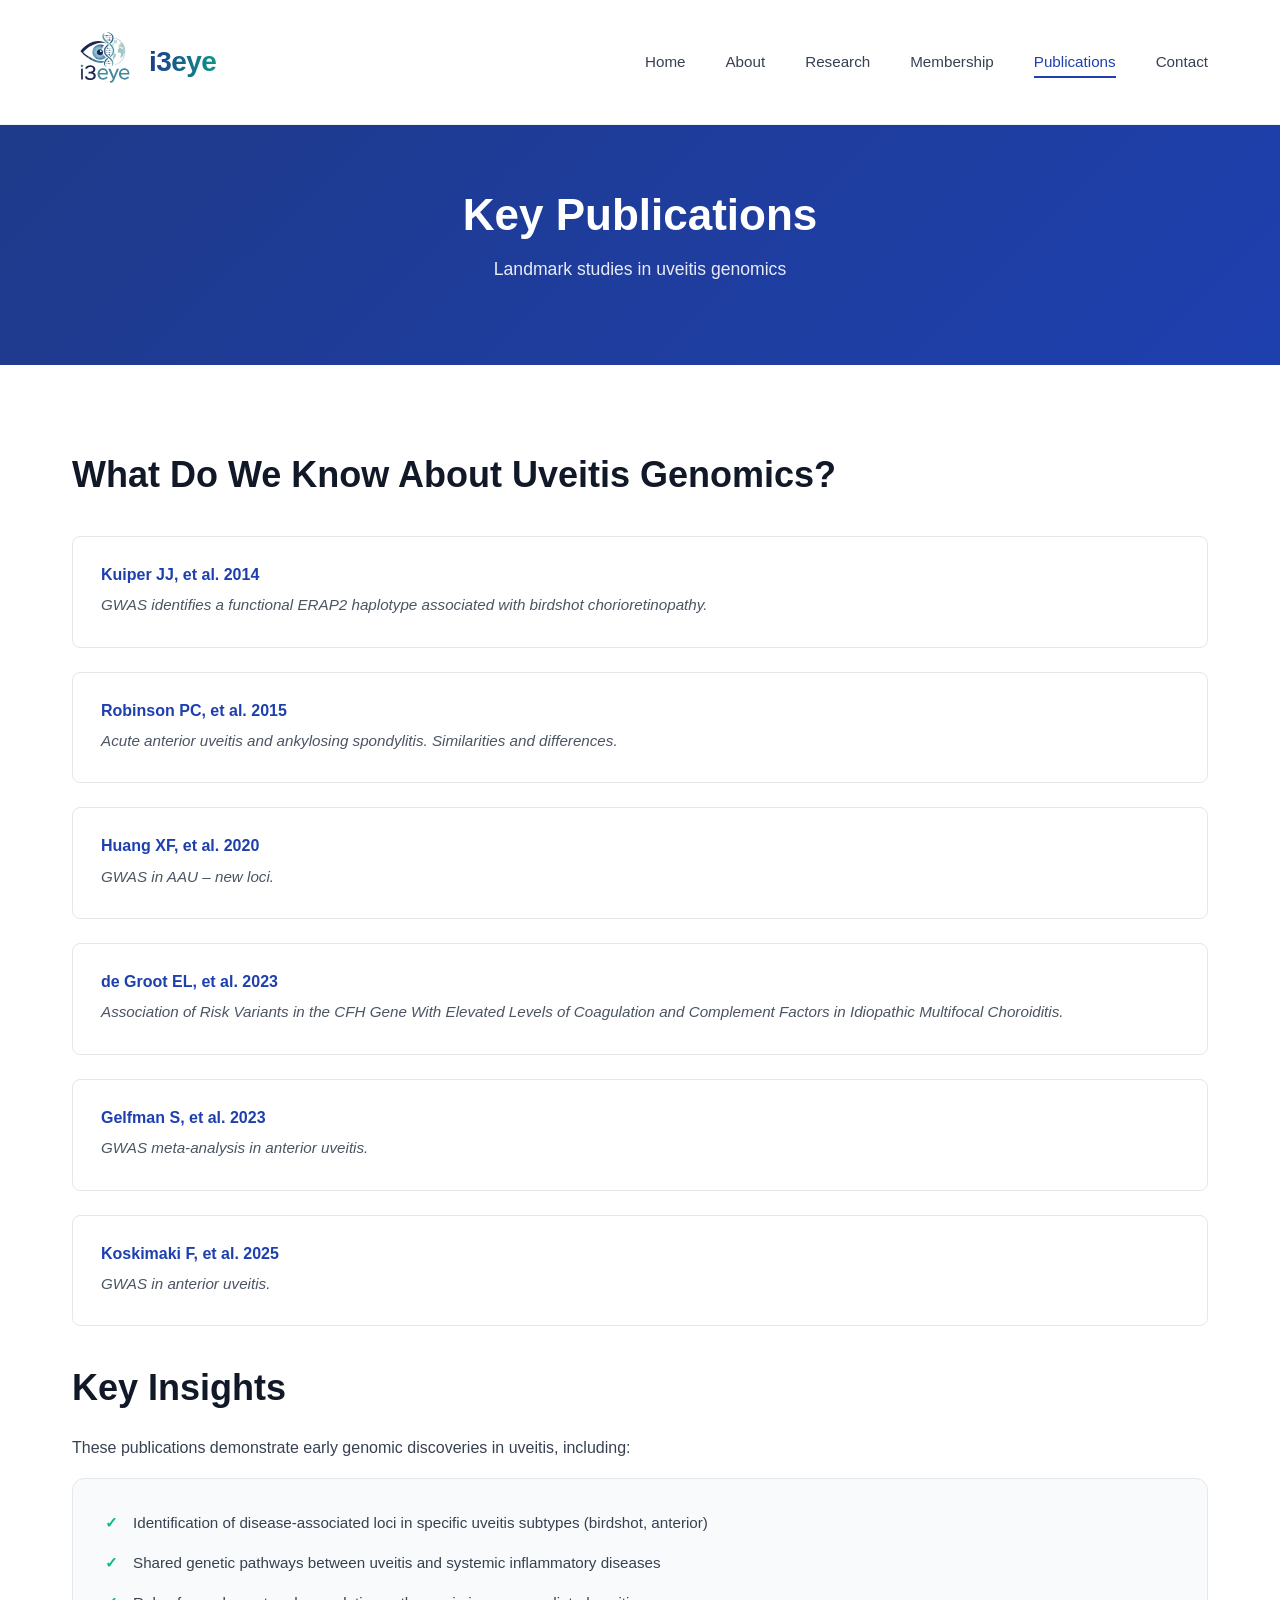
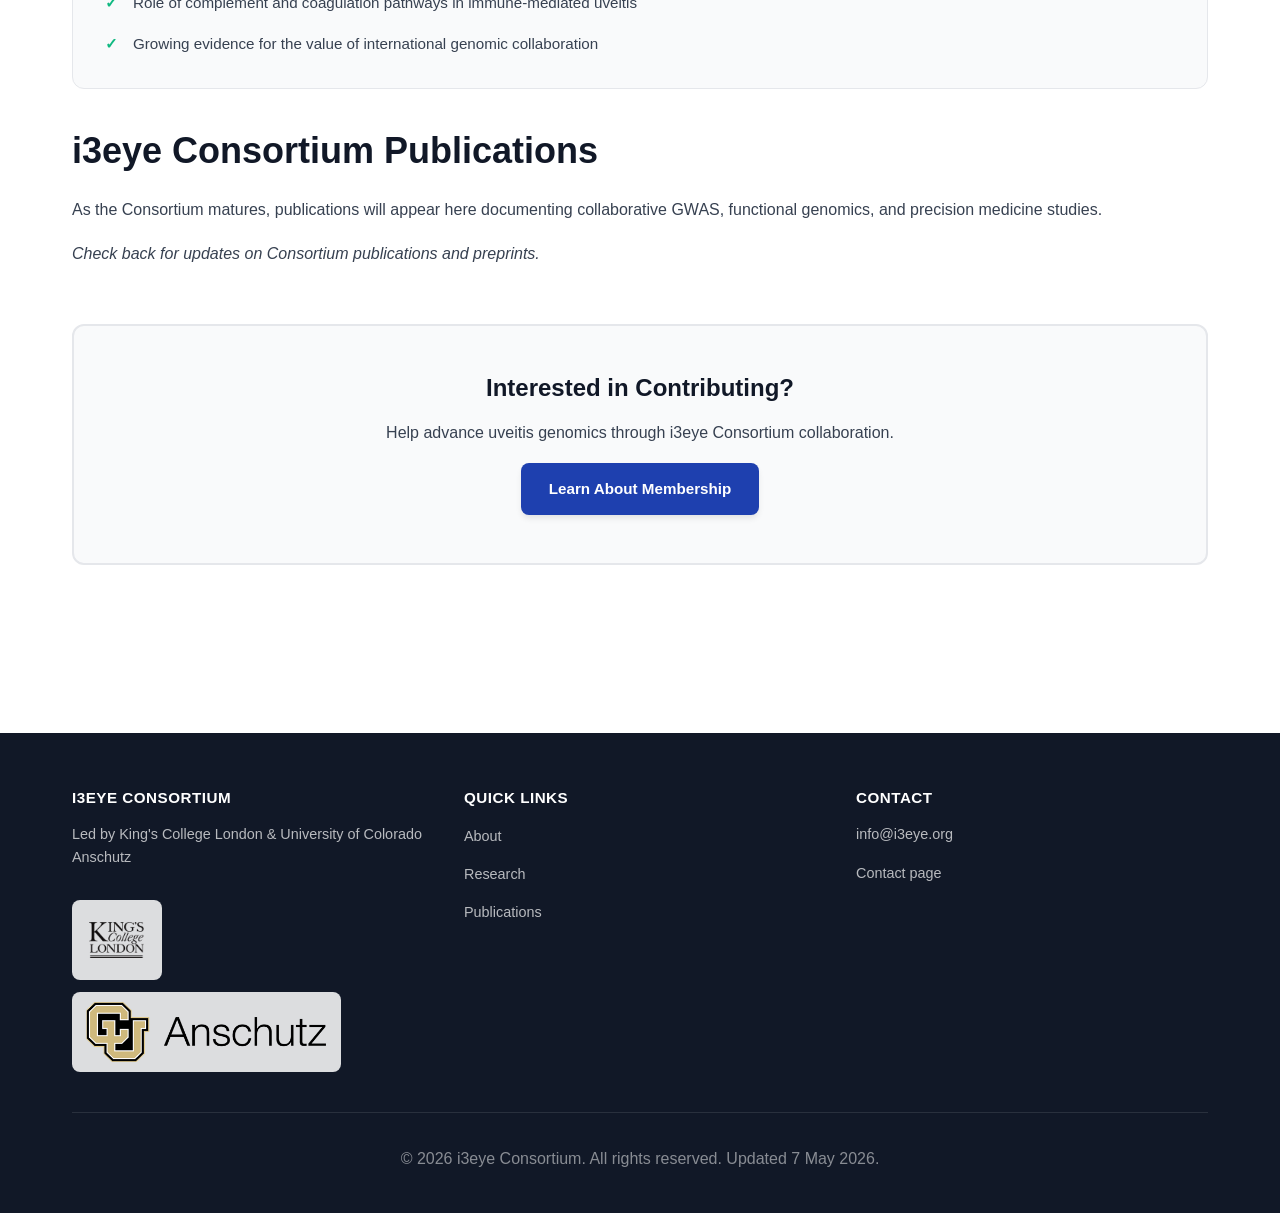
<file: publications.html>
<!DOCTYPE html>
<html lang="en">
<head>
    <meta charset="UTF-8">
    <meta name="viewport" content="width=device-width, initial-scale=1.0">
    <title>Publications - i3eye Consortium</title>
    <link rel="stylesheet" href="styles.css">
</head>
<body>
    <nav class="navbar">
        <div class="container">
            <div class="logo">
                <img src="assets/i3eye-logo.svg" alt="i3eye Logo" class="logo-img">
                <span class="logo-text">i3eye</span>
            </div>
            <ul class="nav-links">
                <li><a href="index.html">Home</a></li>
                <li><a href="about.html">About</a></li>
                <li><a href="research.html">Research</a></li>
                <li><a href="membership.html">Membership</a></li>
                <li><a href="publications.html" class="active">Publications</a></li>
                <li><a href="contact.html">Contact</a></li>
            </ul>
            <div class="hamburger">
                <span></span>
                <span></span>
                <span></span>
            </div>
        </div>
    </nav>

    <section class="page-header">
        <h1>Key Publications</h1>
        <p>Landmark studies in uveitis genomics</p>
    </section>

    <section class="content">
        <div class="container">
            <h2>What Do We Know About Uveitis Genomics?</h2>
            <div class="publications-list">
                <article class="publication">
                    <h3>Kuiper JJ, et al. <strong>2014</strong></h3>
                    <p><em>GWAS identifies a functional ERAP2 haplotype associated with birdshot chorioretinopathy.</em></p>
                </article>

                <article class="publication">
                    <h3>Robinson PC, et al. <strong>2015</strong></h3>
                    <p><em>Acute anterior uveitis and ankylosing spondylitis. Similarities and differences.</em></p>
                </article>

                <article class="publication">
                    <h3>Huang XF, et al. <strong>2020</strong></h3>
                    <p><em>GWAS in AAU – new loci.</em></p>
                </article>

                <article class="publication">
                    <h3>de Groot EL, et al. <strong>2023</strong></h3>
                    <p><em>Association of Risk Variants in the CFH Gene With Elevated Levels of Coagulation and Complement Factors in Idiopathic Multifocal Choroiditis.</em></p>
                </article>

                <article class="publication">
                    <h3>Gelfman S, et al. <strong>2023</strong></h3>
                    <p><em>GWAS meta-analysis in anterior uveitis.</em></p>
                </article>

                <article class="publication">
                    <h3>Koskimaki F, et al. <strong>2025</strong></h3>
                    <p><em>GWAS in anterior uveitis.</em></p>
                </article>
            </div>

            <h2>Key Insights</h2>
            <p>These publications demonstrate early genomic discoveries in uveitis, including:</p>
            <ul class="insights">
                <li>Identification of disease-associated loci in specific uveitis subtypes (birdshot, anterior)</li>
                <li>Shared genetic pathways between uveitis and systemic inflammatory diseases</li>
                <li>Role of complement and coagulation pathways in immune-mediated uveitis</li>
                <li>Growing evidence for the value of international genomic collaboration</li>
            </ul>

            <h2>i3eye Consortium Publications</h2>
            <p>As the Consortium matures, publications will appear here documenting collaborative GWAS, functional genomics, and precision medicine studies.</p>
            <p><em>Check back for updates on Consortium publications and preprints.</em></p>

            <div class="cta-box">
                <h3>Interested in Contributing?</h3>
                <p>Help advance uveitis genomics through i3eye Consortium collaboration.</p>
                <a href="membership.html" class="btn btn-primary">Learn About Membership</a>
            </div>
        </div>
    </section>

    <div id="site-footer"></div>

    <script src="script.js"></script>
</body>
</html>
</file>
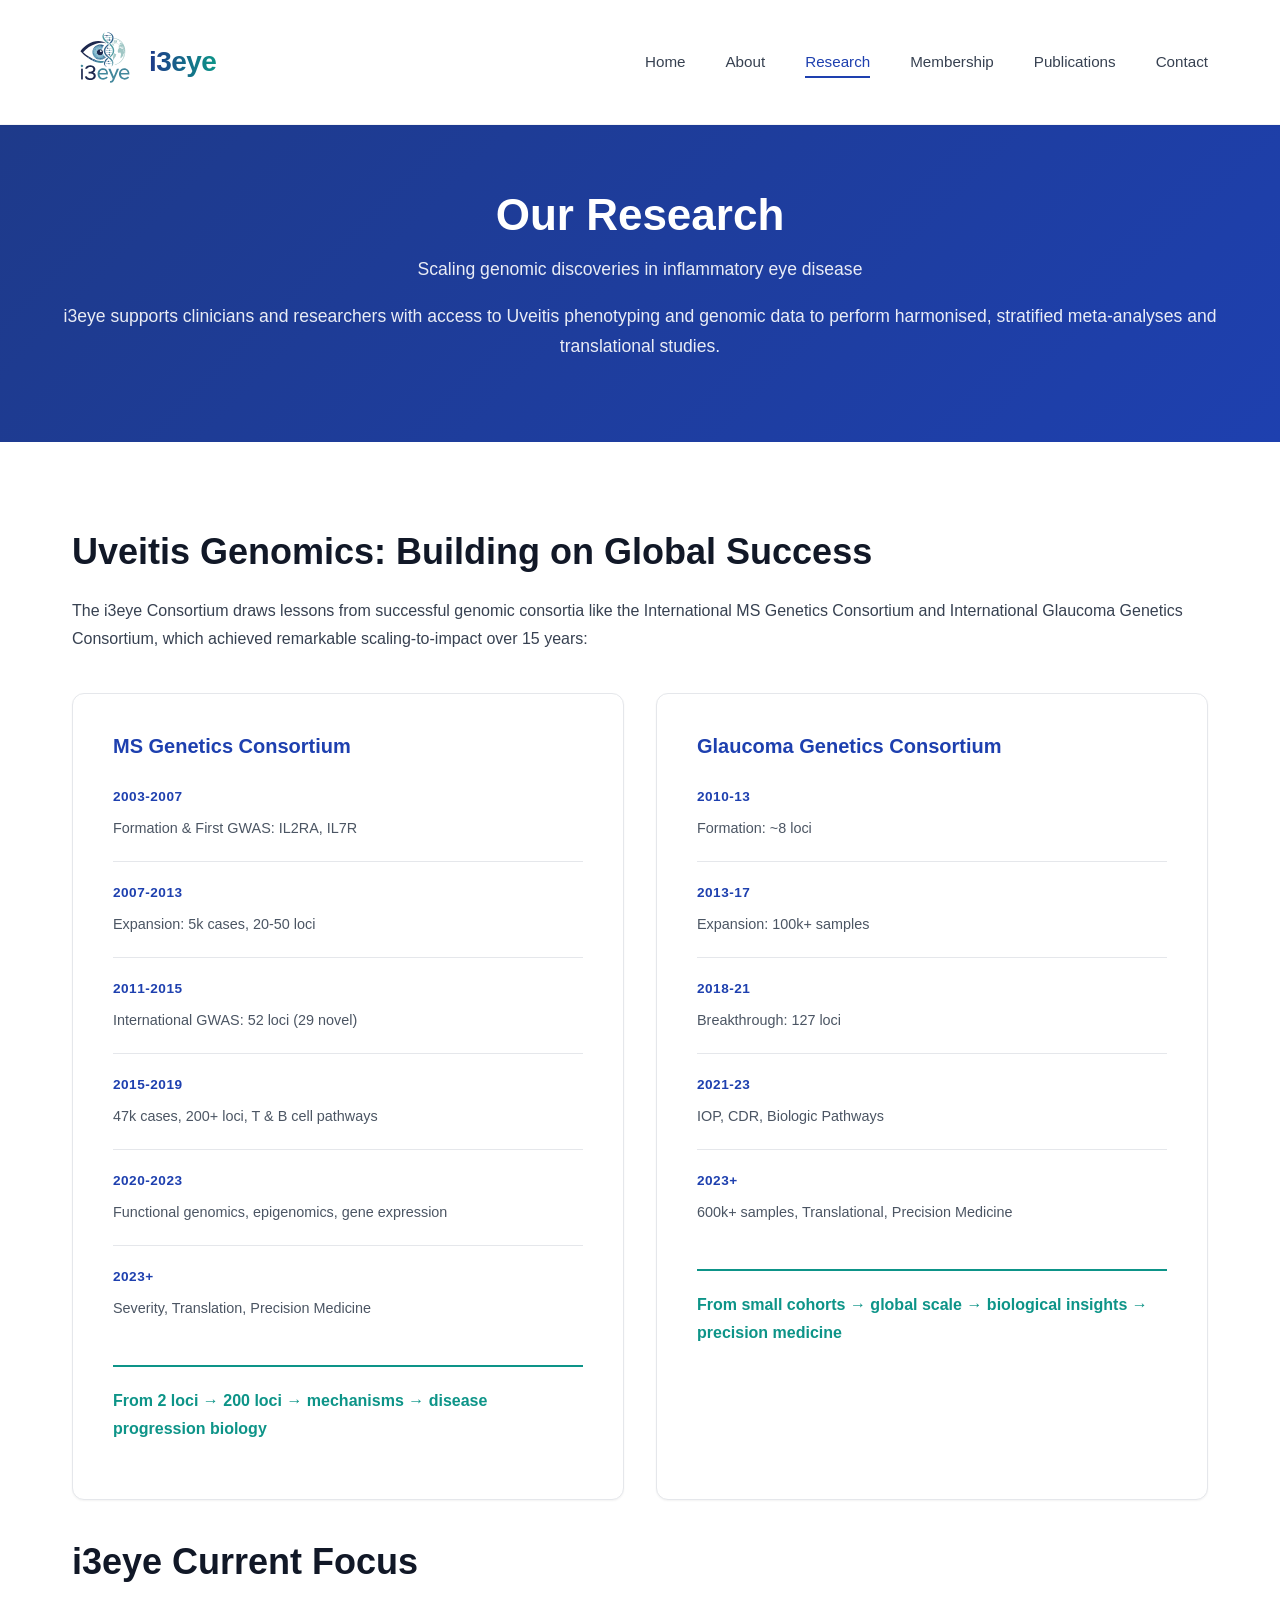
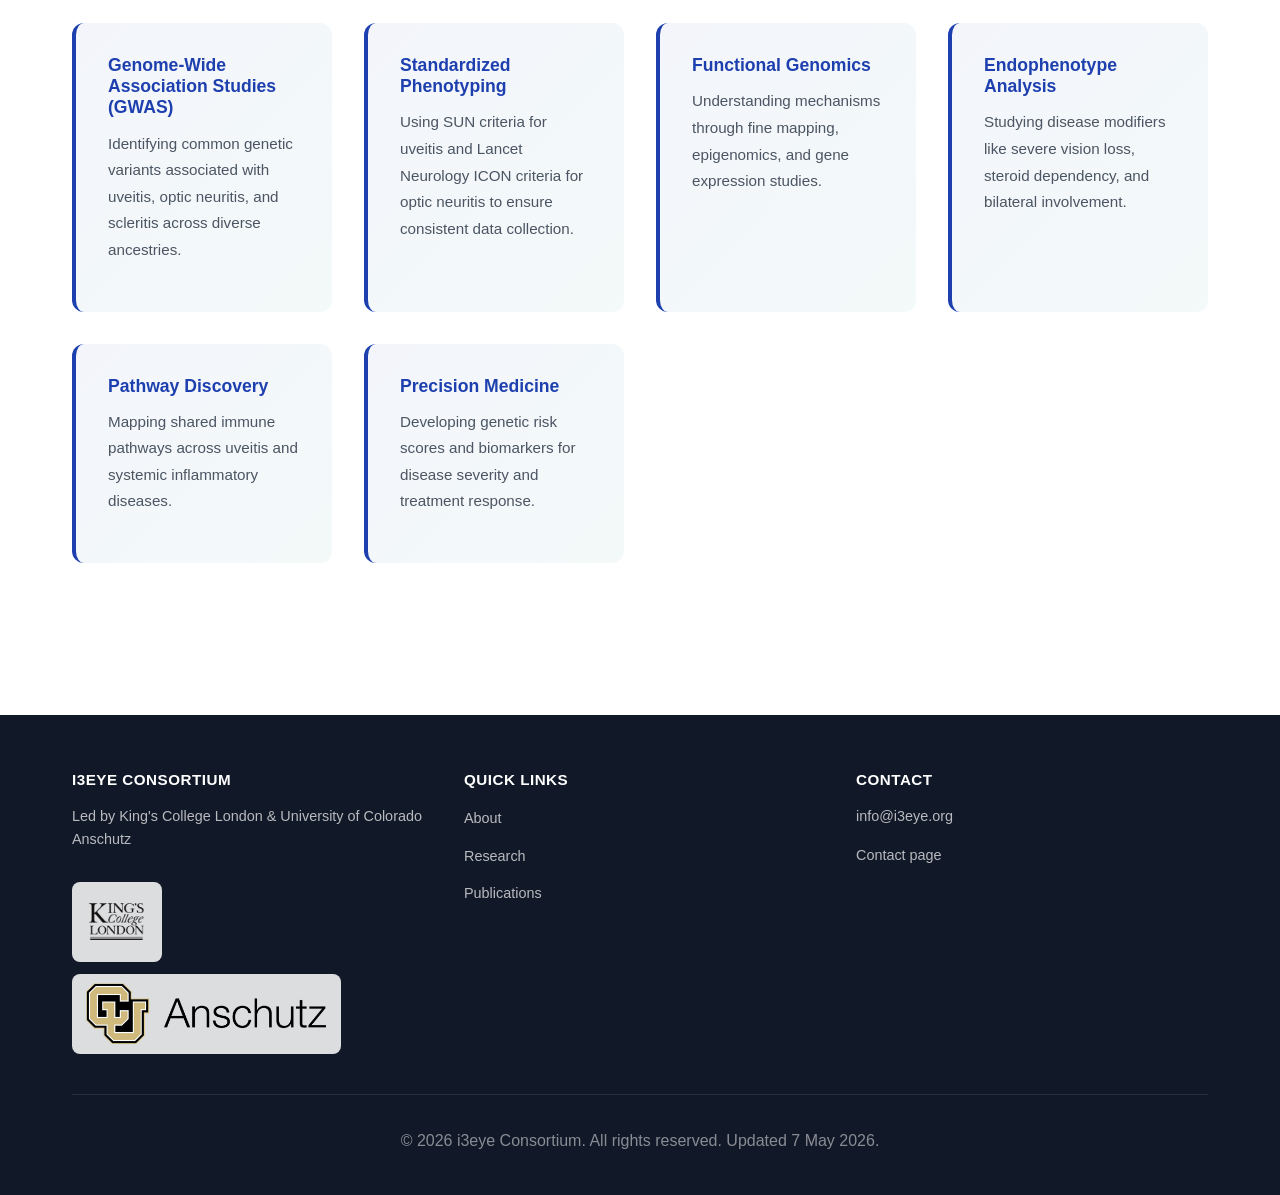
<file: research.html>
<!DOCTYPE html>
<html lang="en">
<head>
    <meta charset="UTF-8">
    <meta name="viewport" content="width=device-width, initial-scale=1.0">
    <title>Research - i3eye Consortium</title>
    <link rel="stylesheet" href="styles.css">
</head>
<body>
    <nav class="navbar">
        <div class="container">
            <div class="logo">
                <img src="assets/i3eye-logo.svg" alt="i3eye Logo" class="logo-img">
                <span class="logo-text">i3eye</span>
            </div>
            <ul class="nav-links">
                <li><a href="index.html">Home</a></li>
                <li><a href="about.html">About</a></li>
                <li><a href="research.html" class="active">Research</a></li>
                <li><a href="membership.html">Membership</a></li>
                <li><a href="publications.html">Publications</a></li>
                <li><a href="contact.html">Contact</a></li>
            </ul>
            <div class="hamburger">
                <span></span>
                <span></span>
                <span></span>
            </div>
        </div>
    </nav>

    <section class="page-header">
        <h1>Our Research</h1>
        <p>Scaling genomic discoveries in inflammatory eye disease</p>
        <p class="section-note">i3eye supports clinicians and researchers with access to Uveitis phenotyping and genomic data to perform harmonised, stratified meta-analyses and translational studies.</p>
    </section>

    <section class="content">
        <div class="container">
            <h2>Uveitis Genomics: Building on Global Success</h2>
            <p>The i3eye Consortium draws lessons from successful genomic consortia like the International MS Genetics Consortium and International Glaucoma Genetics Consortium, which achieved remarkable scaling-to-impact over 15 years:</p>

            <div class="consortia-comparison">
                <div class="consortium-card">
                    <h3>MS Genetics Consortium</h3>
                    <div class="timeline-compact">
                        <div class="timeline-point">
                            <span class="year">2003-2007</span>
                            <p>Formation & First GWAS: IL2RA, IL7R</p>
                        </div>
                        <div class="timeline-point">
                            <span class="year">2007-2013</span>
                            <p>Expansion: 5k cases, 20-50 loci</p>
                        </div>
                        <div class="timeline-point">
                            <span class="year">2011-2015</span>
                            <p>International GWAS: 52 loci (29 novel)</p>
                        </div>
                        <div class="timeline-point">
                            <span class="year">2015-2019</span>
                            <p>47k cases, 200+ loci, T & B cell pathways</p>
                        </div>
                        <div class="timeline-point">
                            <span class="year">2020-2023</span>
                            <p>Functional genomics, epigenomics, gene expression</p>
                        </div>
                        <div class="timeline-point">
                            <span class="year">2023+</span>
                            <p>Severity, Translation, Precision Medicine</p>
                        </div>
                    </div>
                    <p class="outcome"><strong>From 2 loci → 200 loci → mechanisms → disease progression biology</strong></p>
                </div>

                <div class="consortium-card">
                    <h3>Glaucoma Genetics Consortium</h3>
                    <div class="timeline-compact">
                        <div class="timeline-point">
                            <span class="year">2010-13</span>
                            <p>Formation: ~8 loci</p>
                        </div>
                        <div class="timeline-point">
                            <span class="year">2013-17</span>
                            <p>Expansion: 100k+ samples</p>
                        </div>
                        <div class="timeline-point">
                            <span class="year">2018-21</span>
                            <p>Breakthrough: 127 loci</p>
                        </div>
                        <div class="timeline-point">
                            <span class="year">2021-23</span>
                            <p>IOP, CDR, Biologic Pathways</p>
                        </div>
                        <div class="timeline-point">
                            <span class="year">2023+</span>
                            <p>600k+ samples, Translational, Precision Medicine</p>
                        </div>
                    </div>
                    <p class="outcome"><strong>From small cohorts → global scale → biological insights → precision medicine</strong></p>
                </div>
            </div>

            <h2>i3eye Current Focus</h2>
            <div class="focus-areas">
                <div class="focus-item">
                    <h3>Genome-Wide Association Studies (GWAS)</h3>
                    <p>Identifying common genetic variants associated with uveitis, optic neuritis, and scleritis across diverse ancestries.</p>
                </div>
                <div class="focus-item">
                    <h3>Standardized Phenotyping</h3>
                    <p>Using SUN criteria for uveitis and Lancet Neurology ICON criteria for optic neuritis to ensure consistent data collection.</p>
                </div>
                <div class="focus-item">
                    <h3>Functional Genomics</h3>
                    <p>Understanding mechanisms through fine mapping, epigenomics, and gene expression studies.</p>
                </div>
                <div class="focus-item">
                    <h3>Endophenotype Analysis</h3>
                    <p>Studying disease modifiers like severe vision loss, steroid dependency, and bilateral involvement.</p>
                </div>
                <div class="focus-item">
                    <h3>Pathway Discovery</h3>
                    <p>Mapping shared immune pathways across uveitis and systemic inflammatory diseases.</p>
                </div>
                <div class="focus-item">
                    <h3>Precision Medicine</h3>
                    <p>Developing genetic risk scores and biomarkers for disease severity and treatment response.</p>
                </div>
            </div>
        </div>
    </section>

    <div id="site-footer"></div>

    <script src="script.js"></script>
</body>
</html>
</file>
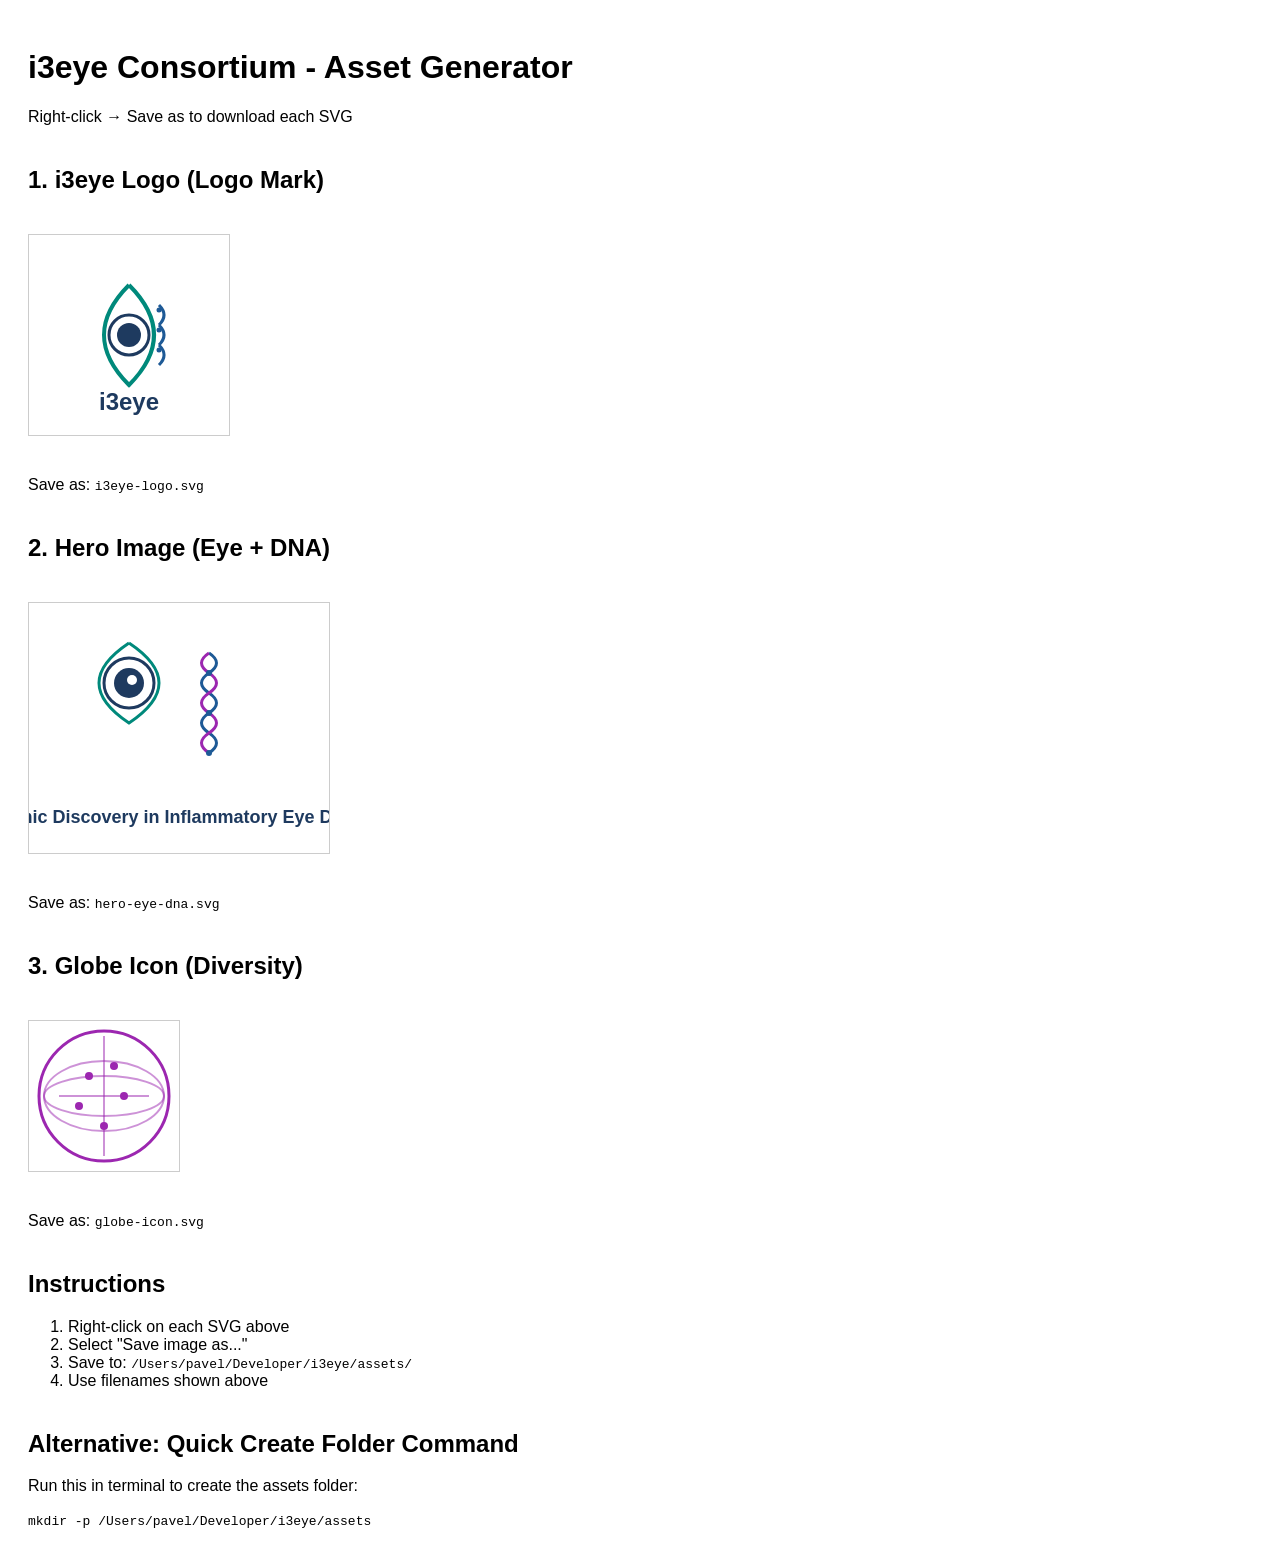
<file: assets/generate-logos.html>
<!-- This file helps you create SVG logos. Open in browser and save the SVGs -->
<!DOCTYPE html>
<html>
<head>
    <title>Generate i3eye Assets</title>
    <style>
        body { font-family: Arial; padding: 20px; }
        svg { border: 1px solid #ccc; margin: 20px 0; background: white; }
        h2 { margin-top: 40px; }
        button { padding: 10px 20px; background: #1e5a96; color: white; border: none; cursor: pointer; }
    </style>
</head>
<body>
    <h1>i3eye Consortium - Asset Generator</h1>
    <p>Right-click → Save as to download each SVG</p>

    <h2>1. i3eye Logo (Logo Mark)</h2>
    <svg width="200" height="200" viewBox="0 0 200 200" xmlns="http://www.w3.org/2000/svg">
        <!-- Eye outline -->
        <path d="M 100 50 Q 150 100 100 150 Q 50 100 100 50" fill="none" stroke="#00897B" stroke-width="4"/>
        <!-- Iris -->
        <circle cx="100" cy="100" r="20" fill="none" stroke="#1e3a5f" stroke-width="3"/>
        <!-- Pupil -->
        <circle cx="100" cy="100" r="12" fill="#1e3a5f"/>
        <!-- DNA double helix on right -->
        <path d="M 130 70 Q 140 80 130 90" fill="none" stroke="#1e5a96" stroke-width="3"/>
        <path d="M 130 90 Q 140 100 130 110" fill="none" stroke="#1e5a96" stroke-width="3"/>
        <path d="M 130 110 Q 140 120 130 130" fill="none" stroke="#1e5a96" stroke-width="3"/>
        <circle cx="130" cy="75" r="2.5" fill="#1e5a96"/>
        <circle cx="130" cy="95" r="2.5" fill="#1e5a96"/>
        <circle cx="130" cy="115" r="2.5" fill="#1e5a96"/>
        <!-- Label -->
        <text x="100" y="175" font-size="24" font-weight="bold" text-anchor="middle" fill="#1e3a5f">i3eye</text>
    </svg>
    <p>Save as: <code>i3eye-logo.svg</code></p>

    <h2>2. Hero Image (Eye + DNA)</h2>
    <svg width="300" height="250" viewBox="0 0 300 250" xmlns="http://www.w3.org/2000/svg">
        <!-- Large eye -->
        <g transform="translate(100, 80)">
            <path d="M 0 -40 Q 60 0 0 40 Q -60 0 0 -40" fill="none" stroke="#00897B" stroke-width="3"/>
            <circle cx="0" cy="0" r="25" fill="none" stroke="#1e3a5f" stroke-width="3"/>
            <circle cx="0" cy="0" r="15" fill="#1e3a5f"/>
            <circle cx="3" cy="-3" r="5" fill="white"/>
        </g>
        <!-- DNA helix -->
        <g transform="translate(180, 50)">
            <path d="M 0 0 Q 15 10 0 20 Q -15 30 0 40 Q 15 50 0 60 Q -15 70 0 80 Q 15 90 0 100" 
                  fill="none" stroke="#1e5a96" stroke-width="3"/>
            <path d="M 0 0 Q -15 10 0 20 Q 15 30 0 40 Q -15 50 0 60 Q 15 70 0 80 Q -15 90 0 100" 
                  fill="none" stroke="#9C27B0" stroke-width="3"/>
            <!-- Connection points -->
            <circle cx="0" cy="20" r="3" fill="#1e5a96"/>
            <circle cx="0" cy="60" r="3" fill="#1e5a96"/>
            <circle cx="0" cy="100" r="3" fill="#1e5a96"/>
        </g>
        <!-- Text -->
        <text x="150" y="220" font-size="18" font-weight="bold" text-anchor="middle" fill="#1e3a5f">
            Genomic Discovery in Inflammatory Eye Disease
        </text>
    </svg>
    <p>Save as: <code>hero-eye-dna.svg</code></p>

    <h2>3. Globe Icon (Diversity)</h2>
    <svg width="150" height="150" viewBox="0 0 150 150" xmlns="http://www.w3.org/2000/svg">
        <circle cx="75" cy="75" r="65" fill="none" stroke="#9C27B0" stroke-width="3"/>
        <!-- Latitude lines -->
        <ellipse cx="75" cy="75" rx="60" ry="20" fill="none" stroke="#9C27B0" stroke-width="2" opacity="0.5"/>
        <ellipse cx="75" cy="75" rx="60" ry="35" fill="none" stroke="#9C27B0" stroke-width="2" opacity="0.5"/>
        <!-- Longitude lines -->
        <line x1="75" y1="15" x2="75" y2="135" stroke="#9C27B0" stroke-width="2" opacity="0.5"/>
        <line x1="30" y1="75" x2="120" y2="75" stroke="#9C27B0" stroke-width="2" opacity="0.5"/>
        <!-- People dots -->
        <circle cx="85" cy="45" r="4" fill="#9C27B0"/>
        <circle cx="60" cy="55" r="4" fill="#9C27B0"/>
        <circle cx="95" cy="75" r="4" fill="#9C27B0"/>
        <circle cx="50" cy="85" r="4" fill="#9C27B0"/>
        <circle cx="75" cy="105" r="4" fill="#9C27B0"/>
    </svg>
    <p>Save as: <code>globe-icon.svg</code></p>

    <h2>Instructions</h2>
    <ol>
        <li>Right-click on each SVG above</li>
        <li>Select "Save image as..."</li>
        <li>Save to: <code>/Users/pavel/Developer/i3eye/assets/</code></li>
        <li>Use filenames shown above</li>
    </ol>

    <h2>Alternative: Quick Create Folder Command</h2>
    <p>Run this in terminal to create the assets folder:</p>
    <code>mkdir -p /Users/pavel/Developer/i3eye/assets</code>
</body>
</html>
</file>
<file: styles.css>
:root {
    --primary: #1e40af;
    --primary-light: #3b82f6;
    --primary-dark: #1e3a8a;
    --accent: #0d9488;
    --accent-light: #14b8a6;
    --success: #10b981;
    --warning: #f59e0b;
    --danger: #ef4444;
    --gray-50: #f9fafb;
    --gray-100: #f3f4f6;
    --gray-200: #e5e7eb;
    --gray-300: #d1d5db;
    --gray-400: #9ca3af;
    --gray-500: #6b7280;
    --gray-600: #4b5563;
    --gray-700: #374151;
    --gray-800: #1f2937;
    --gray-900: #111827;
    --white: #ffffff;
    --shadow-sm: 0 1px 2px 0 rgba(0, 0, 0, 0.05);
    --shadow-md: 0 4px 6px -1px rgba(0, 0, 0, 0.1);
    --shadow-lg: 0 10px 15px -3px rgba(0, 0, 0, 0.1);
    --shadow-xl: 0 20px 25px -5px rgba(0, 0, 0, 0.1);
    --radius-sm: 6px;
    --radius-md: 8px;
    --radius-lg: 12px;
    --transition: all 0.3s cubic-bezier(0.4, 0, 0.2, 1);
}

* {
    margin: 0;
    padding: 0;
    box-sizing: border-box;
}

html {
    scroll-behavior: smooth;
}

body {
    font-family: -apple-system, BlinkMacSystemFont, 'Segoe UI', 'Roboto', 'Oxygen', 'Ubuntu', 'Cantarell', sans-serif;
    color: var(--gray-700);
    background-color: var(--white);
    line-height: 1.6;
    overflow-x: hidden;
}

.container {
    max-width: 1200px;
    margin: 0 auto;
    padding: 0 32px;
}

/* Typography */
h1, h2, h3, h4, h5, h6 {
    font-weight: 700;
    color: var(--gray-900);
    line-height: 1.2;
    margin-bottom: 1rem;
}

h1 {
    font-size: 3rem;
}

h2 {
    font-size: 2.25rem;
    margin-top: 2.5rem;
    margin-bottom: 1.5rem;
}

h3 {
    font-size: 1.5rem;
}

h4 {
    font-size: 1.125rem;
}

p {
    margin-bottom: 1rem;
    font-size: 1rem;
    line-height: 1.75;
}

a {
    color: var(--primary);
    text-decoration: none;
    transition: var(--transition);
}

a:hover {
    color: var(--primary-dark);
}

/* Navigation */
.navbar {
    background: var(--white);
    border-bottom: 1px solid var(--gray-100);
    position: sticky;
    top: 0;
    z-index: 1000;
    box-shadow: var(--shadow-sm);
}

.navbar .container {
    display: flex;
    justify-content: space-between;
    align-items: center;
    padding: 1rem 32px;
    gap: 1rem 1.5rem;
    flex-wrap: wrap;
}

.logo {
    display: flex;
    align-items: center;
    gap: 12px;
    font-size: 1.75rem;
    font-weight: 800;
    color: var(--primary-dark);
}

.logo-text {
    background: linear-gradient(90deg, var(--primary-dark) 0%, var(--accent) 100%);
    -webkit-background-clip: text;
    background-clip: text;
    -webkit-text-fill-color: transparent;
    color: transparent;
    letter-spacing: -0.02em;
}

.logo-img {
    height: 92px;
    width: auto;
}

/* Make logo slightly smaller on narrow screens */
@media (max-width: 480px) {
    .logo-img {
        height: 40px;
    }
    .logo {
        font-size: 1.25rem;
    }

    .logo-text {
        letter-spacing: -0.01em;
    }
}

.nav-links {
    display: flex;
    list-style: none;
    gap: 2.5rem;
    flex-wrap: wrap;
    justify-content: flex-end;
}

.nav-links a {
    color: var(--gray-700);
    font-weight: 500;
    font-size: 0.95rem;
    position: relative;
}

.nav-links a:hover,
.nav-links a.active {
    color: var(--primary);
}

.nav-links a.active::after {
    content: '';
    position: absolute;
    bottom: -8px;
    left: 0;
    width: 100%;
    height: 2px;
    background: var(--primary);
}

.hamburger {
    display: none;
    flex-direction: column;
    cursor: pointer;
    gap: 6px;
}

.hamburger span {
    width: 24px;
    height: 2.5px;
    background: var(--gray-900);
    border-radius: 2px;
    transition: var(--transition);
}

/* Hero Section */
.hero {
    display: grid;
    grid-template-columns: 1fr 1.25fr;
    gap: 2.5rem;
    align-items: center;
    padding: 6rem 32px;
    min-height: 72vh;
}

@media (min-width: 1024px) {
    .hero {
        grid-template-columns: 0.9fr 1.6fr;
        gap: 2rem;
    }

    .hero-image {
        justify-self: end;
    }

    .hero-image img {
        width: 100%;
        max-width: 980px;
        max-height: 760px;
    }
}

.hero-content h1 {
    font-size: 3.5rem;
    margin-bottom: 1.25rem;
    color: var(--gray-900);
    line-height: 1.1;
    max-width: 72ch;
}

.hero-content .subtitle {
    font-size: 1.125rem;
    color: var(--gray-600);
    margin-bottom: 1.75rem;
    line-height: 1.5;
}

.hero-content {
    padding-left: 32px;
}

@media (min-width: 1024px) {
    .hero-content {
        padding-left: 48px;
        max-width: 720px;
    }
}

.hero-buttons {
    display: flex;
    gap: 1.5rem;
    flex-wrap: wrap;
}

.hero-image {
    display: flex;
    justify-content: center;
    align-items: center;
    width: 100%;
}

.hero-image img {
    width: 100%;
    max-width: 880px;
    max-height: 720px;
    height: auto;
    display: block;
    margin: 0 auto;
    border-radius: 0;
}

.hero-logo-image {
    object-fit: contain;
}

/* Resources Section */
.resources {
    padding: 4rem 0;
    background: linear-gradient(180deg, rgba(30, 64, 175, 0.03) 0%, rgba(13, 148, 136, 0.03) 100%);
}

.resource-intro {
    text-align: center;
    max-width: 760px;
    margin: 0 auto 2rem;
}

.resource-intro p {
    color: var(--gray-600);
    font-size: 1.05rem;
}

.resource-grid {
    display: grid;
    grid-template-columns: repeat(auto-fit, minmax(280px, 1fr));
    gap: 1.5rem;
}

.resource-card {
    background: var(--white);
    border: 1px solid var(--gray-200);
    border-radius: var(--radius-lg);
    padding: 2rem;
    box-shadow: var(--shadow-sm);
    transition: var(--transition);
}

.resource-card:hover {
    transform: translateY(-3px);
    box-shadow: var(--shadow-lg);
}

.resource-card h3 {
    color: var(--primary);
    margin-bottom: 0.75rem;
    font-size: 1.15rem;
}

.resource-card p {
    color: var(--gray-600);
    margin-bottom: 1.5rem;
}

/* Buttons */
.btn {
    display: inline-block;
    padding: 0.875rem 1.75rem;
    border-radius: var(--radius-md);
    font-weight: 600;
    font-size: 0.95rem;
    text-align: center;
    cursor: pointer;
    transition: var(--transition);
    border: none;
    white-space: nowrap;
}

.btn-primary {
    background: var(--primary);
    color: var(--white);
    box-shadow: var(--shadow-md);
}

.btn-primary:hover {
    background: var(--primary-dark);
    transform: translateY(-2px);
    box-shadow: var(--shadow-lg);
}

.btn-secondary {
    background: transparent;
    color: var(--primary);
    border: 2px solid var(--primary);
}

.btn-secondary:hover {
    background: var(--primary);
    color: var(--white);
}

.btn-large {
    padding: 1.125rem 2.5rem;
    font-size: 1.05rem;
}

/* Pillars Section */
.pillars {
    background: var(--gray-50);
    padding: 5rem 0;
}

.section-subtitle {
    text-align: center;
    color: var(--gray-600);
    font-size: 1.125rem;
    margin-bottom: 3rem;
}

.pillars-grid {
    display: grid;
    grid-template-columns: repeat(auto-fit, minmax(240px, 1fr));
    gap: 2rem;
}

.pillar-card {
    background: var(--white);
    padding: 2.5rem 2rem;
    border-radius: var(--radius-lg);
    text-align: center;
    box-shadow: var(--shadow-sm);
    transition: var(--transition);
    border: 1px solid var(--gray-100);
}

.pillar-card:hover {
    transform: translateY(-4px);
    box-shadow: var(--shadow-lg);
    border-color: var(--primary-light);
}

.pillar-icon {
    margin-bottom: 1.5rem;
    height: 70px;
    display: flex;
    align-items: center;
    justify-content: center;
}

.pillar-icon svg {
    width: 70px;
    height: 70px;
}

.pillar-card h3 {
    color: var(--primary);
    margin-bottom: 0.75rem;
    font-size: 1.25rem;
}

.pillar-card p {
    color: var(--gray-600);
    font-size: 0.95rem;
}

/* Stats Section */
.quick-stats {
    padding: 4rem 0;
}

.quick-stats h2 {
    text-align: center;
    margin-bottom: 3rem;
}

.quick-stats .section-subtitle {
    max-width: 860px;
    margin-left: auto;
    margin-right: auto;
}

.stats-grid {
    display: grid;
    grid-template-columns: repeat(auto-fit, minmax(220px, 1fr));
    gap: 2rem;
}

.stat {
    background: linear-gradient(135deg, var(--primary) 0%, var(--accent) 100%);
    color: var(--white);
    padding: 2.5rem 2rem;
    border-radius: var(--radius-lg);
    text-align: center;
    box-shadow: var(--shadow-md);
}

.stat h4 {
    color: var(--white);
    margin-bottom: 1rem;
    font-size: 1.1rem;
}

    /* small-screen hero image handled by the rules above; override removed for consistency */

.stat p {
    margin: 0;
    font-size: 0.95rem;
    line-height: 1.5;
}

/* CTA Section */
.cta {
    background: linear-gradient(135deg, var(--primary-dark) 0%, var(--primary) 100%);
    color: var(--white);
    padding: 5rem 0;
    text-align: center;
}

.cta h2,
.cta p {
    color: var(--white);
}

.cta p {
    font-size: 1.1rem;
    margin-bottom: 2rem;
    color: rgba(255, 255, 255, 0.9);
}

/* Page Header */
.page-header {
    background: linear-gradient(135deg, var(--primary-dark) 0%, var(--primary) 100%);
    color: var(--white);
    padding: 4rem 24px;
    text-align: center;
}

.page-header h1 {
    color: var(--white);
    margin-bottom: 0.75rem;
    font-size: 2.75rem;
}

.page-header p {
    color: rgba(255, 255, 255, 0.9);
    font-size: 1.1rem;
}

/* Content Section */
.content {
    padding: 3rem 0;
    min-height: 400px;
}

/* Cards & Boxes */
.vision-box,
.mou-section {
    background: var(--gray-50);
    padding: 2.5rem;
    border-radius: var(--radius-lg);
    margin: 2.5rem 0;
    border-left: 4px solid var(--primary);
}

.cta-box {
    background: var(--gray-50);
    padding: 3rem 2.5rem;
    border-radius: var(--radius-lg);
    text-align: center;
    margin: 3.5rem 0;
    border: 2px solid var(--gray-200);
}

.cta-box h3 {
    color: var(--gray-900);
    margin-bottom: 1rem;
}

/* Lists */
.rationale-list,
.requirements {
    list-style: none;
    margin: 1.5rem 0;
}

.rationale-list li,
.requirements li {
    margin-bottom: 1.5rem;
    padding-left: 1.75rem;
    position: relative;
    color: var(--gray-700);
}

.rationale-list li::before,
.requirements li::before {
    content: '▸';
    position: absolute;
    left: 0;
    color: var(--primary);
    font-weight: bold;
    font-size: 1.25rem;
}

.rationale-list ul,
.requirements ul {
    list-style: none;
    margin-top: 0.75rem;
    padding-left: 1.5rem;
}

.rationale-list ul li::before {
    content: '○';
    color: var(--accent);
}

/* Grid Layouts */
.principles-grid,
.benefits-grid {
    display: grid;
    grid-template-columns: repeat(auto-fit, minmax(280px, 1fr));
    gap: 2rem;
    margin: 2.5rem 0;
}

.principle-box,
.benefit {
    background: var(--white);
    border: 1px solid var(--gray-200);
    padding: 2rem;
    border-radius: var(--radius-lg);
    transition: var(--transition);
}

.principle-box:hover,
.benefit:hover {
    border-color: var(--primary);
    box-shadow: var(--shadow-md);
    transform: translateY(-2px);
}

.principle-box h3,
.benefit h3 {
    color: var(--primary);
    margin-bottom: 0.75rem;
    font-size: 1.1rem;
}

.principle-box p,
.benefit p {
    color: var(--gray-600);
    font-size: 0.95rem;
}

/* Timeline */
.consortia-comparison {
    display: grid;
    grid-template-columns: repeat(auto-fit, minmax(320px, 1fr));
    gap: 2rem;
    margin: 2.5rem 0;
}

.consortium-card {
    background: var(--white);
    border: 1px solid var(--gray-200);
    border-radius: var(--radius-lg);
    padding: 2.5rem;
    box-shadow: var(--shadow-sm);
    transition: var(--transition);
}

.consortium-card:hover {
    box-shadow: var(--shadow-lg);
    border-color: var(--primary-light);
}

.consortium-card h3 {
    color: var(--primary);
    margin-bottom: 1.75rem;
    font-size: 1.25rem;
}

.timeline-compact {
    margin: 1.5rem 0;
}

.timeline-point {
    margin-bottom: 1.25rem;
    padding-bottom: 1.25rem;
    border-bottom: 1px solid var(--gray-200);
}

.timeline-point:last-child {
    border-bottom: none;
}

.timeline-point .year {
    display: block;
    font-weight: 700;
    color: var(--primary);
    font-size: 0.85rem;
    text-transform: uppercase;
    letter-spacing: 0.5px;
}

.timeline-point p {
    margin: 0.5rem 0 0 0;
    font-size: 0.9rem;
    color: var(--gray-600);
}

.outcome {
    font-weight: 600;
    color: var(--accent);
    margin-top: 1.25rem;
    padding-top: 1.25rem;
    border-top: 2px solid var(--accent);
}

/* Focus Areas */
.focus-areas {
    display: grid;
    grid-template-columns: repeat(auto-fit, minmax(260px, 1fr));
    gap: 2rem;
    margin: 2.5rem 0;
}

.focus-item {
    background: linear-gradient(135deg, rgba(30, 64, 175, 0.05) 0%, rgba(13, 148, 136, 0.05) 100%);
    padding: 2rem;
    border-radius: var(--radius-lg);
    border-left: 4px solid var(--primary);
}

.focus-item h3 {
    color: var(--primary);
    font-size: 1.1rem;
    margin-bottom: 0.75rem;
}

.focus-item p {
    color: var(--gray-600);
    font-size: 0.95rem;
}

/* Join Steps */
.join-steps {
    display: grid;
    grid-template-columns: repeat(auto-fit, minmax(200px, 1fr));
    gap: 2rem;
    margin: 2.5rem 0;
}

.step {
    text-align: center;
}

.step-number {
    display: inline-flex;
    align-items: center;
    justify-content: center;
    width: 60px;
    height: 60px;
    background: linear-gradient(135deg, var(--primary) 0%, var(--accent) 100%);
    color: var(--white);
    font-size: 1.5rem;
    font-weight: 700;
    border-radius: 50%;
    margin-bottom: 1rem;
}

.step h3 {
    color: var(--gray-900);
    font-size: 1.1rem;
    margin-bottom: 0.75rem;
}

.step p {
    color: var(--gray-600);
    font-size: 0.95rem;
}

/* Publications */
.publications-list {
    margin: 2.5rem 0;
}

.publication {
    background: var(--white);
    padding: 1.75rem;
    margin-bottom: 1.5rem;
    border-left: 4px solid var(--accent);
    border-radius: var(--radius-md);
    transition: var(--transition);
    border: 1px solid var(--gray-200);
}

.publication:hover {
    box-shadow: var(--shadow-md);
    transform: translateX(4px);
}

.publication h3 {
    color: var(--primary);
    font-size: 1rem;
    margin-bottom: 0.5rem;
    font-weight: 600;
}

.publication p {
    margin: 0;
    font-style: italic;
    color: var(--gray-600);
    font-size: 0.95rem;
}

.insights {
    background: var(--gray-50);
    padding: 2rem;
    border-radius: var(--radius-lg);
    list-style: none;
    border: 1px solid var(--gray-200);
}

.insights li {
    margin-bottom: 1rem;
    padding-left: 1.75rem;
    position: relative;
    color: var(--gray-700);
    font-size: 0.95rem;
}

.insights li:last-child {
    margin-bottom: 0;
}

.insights li::before {
    content: '✓';
    position: absolute;
    left: 0;
    color: var(--success);
    font-weight: bold;
}

/* Contact */
.contact-container {
    display: grid;
    grid-template-columns: 1fr 1fr;
    gap: 3rem;
    margin: 2.5rem 0;
}

.contact-info,
.contact-form-wrapper {
    background: var(--white);
    padding: 2.5rem;
    border-radius: var(--radius-lg);
    border: 1px solid var(--gray-200);
}

.contact-detail {
    margin-bottom: 2.5rem;
}

.contact-detail:last-child {
    margin-bottom: 0;
}

.contact-detail h3 {
    color: var(--primary);
    margin-bottom: 0.75rem;
    font-size: 1.1rem;
}

.contact-detail p {
    margin: 0.5rem 0;
    color: var(--gray-600);
    font-size: 0.95rem;
}

.social-link {
    display: inline-block;
    margin-right: 1rem;
    color: var(--primary);
    font-weight: 500;
}

.contact-form {
    display: flex;
    flex-direction: column;
}

.form-group {
    margin-bottom: 1.5rem;
}

.form-group label {
    display: block;
    margin-bottom: 0.5rem;
    font-weight: 600;
    color: var(--gray-900);
    font-size: 0.95rem;
}

.form-group input,
.form-group select,
.form-group textarea {
    width: 100%;
    padding: 0.875rem;
    border: 1px solid var(--gray-300);
    border-radius: var(--radius-md);
    font-family: inherit;
    font-size: 0.95rem;
    transition: var(--transition);
    background: var(--white);
    color: var(--gray-900);
}

.form-group input:focus,
.form-group select:focus,
.form-group textarea:focus {
    outline: none;
    border-color: var(--primary);
    box-shadow: 0 0 0 3px rgba(30, 64, 175, 0.1);
}

.form-note {
    margin-top: 1rem;
    font-size: 0.85rem;
    color: var(--gray-500);
}

/* Footer */
footer {
    background: var(--gray-900);
    color: var(--white);
    padding: 3.5rem 0 1.5rem;
    margin-top: 4rem;
}

.footer-content {
    display: grid;
    grid-template-columns: repeat(auto-fit, minmax(220px, 1fr));
    gap: 2.5rem;
    margin-bottom: 2.5rem;
}

.footer-section h4 {
    color: var(--white);
    margin-bottom: 1rem;
    font-size: 0.95rem;
    font-weight: 700;
    text-transform: uppercase;
    letter-spacing: 0.5px;
}

.footer-section p,
.footer-section a {
    color: rgba(255, 255, 255, 0.7);
    font-size: 0.9rem;
    line-height: 1.6;
}

.footer-led-by {
    display: flex;
    flex-direction: column;
    gap: 0.9rem;
}

.footer-partner-logos {
    display: flex;
    align-items: center;
    gap: 0.75rem;
    flex-wrap: wrap;
}

.footer-partner-logo {
    height: 80px;
    width: auto;
    max-width: 100%;
    object-fit: contain;
    background: rgba(255, 255, 255, 0.85);
    padding: 0.6rem 0.9rem;
    border-radius: 8px;
}

.footer-section a:hover {
    color: var(--accent-light);
}

.footer-section ul {
    list-style: none;
}

.footer-section ul li {
    margin-bottom: 0.75rem;
}

.footer-bottom {
    text-align: center;
    padding-top: 2rem;
    border-top: 1px solid rgba(255, 255, 255, 0.1);
    color: rgba(255, 255, 255, 0.5);
    font-size: 0.85rem;
}

/* Responsive Design */
@media (max-width: 768px) {
    .nav-links {
        display: none;
        position: absolute;
        top: 70px;
        left: 0;
        right: 0;
        background: var(--white);
        flex-direction: column;
        gap: 0;
        padding: 1rem 0;
        border-bottom: 1px solid var(--gray-100);
        box-shadow: var(--shadow-md);
    }

    .nav-links.active {
        display: flex;
    }

    .nav-links li {
        padding: 0.75rem 1.5rem;
    }

    .nav-links a.active::after {
        display: none;
    }

    .hamburger {
        display: flex;
    }

    h1 {
        font-size: 2rem;
    }

    h2 {
        font-size: 1.75rem;
    }

    .hero {
        grid-template-columns: 1fr;
        padding: 3rem 16px;
        min-height: auto;
        gap: 2rem;
    }

    .hero-content h1 {
        font-size: 2.25rem;
    }

    .hero-buttons {
        flex-direction: column;
    }

    .btn {
        width: 100%;
    }

    .pillars-grid,
    .stats-grid,
    .principles-grid,
    .benefits-grid,
    .consortia-comparison,
    .focus-areas,
    .join-steps {
        grid-template-columns: 1fr;
    }

    .contact-container {
        grid-template-columns: 1fr;
    }

    .footer-content {
        grid-template-columns: 1fr;
    }

    .footer-partner-logos {
        gap: 0.5rem;
    }

    .footer-partner-logo {
        height: 68px;
    }

    .page-header h1 {
        font-size: 2rem;
    }

    .page-header {
        padding: 2.5rem 16px;
    }
}

@media (max-width: 480px) {
    .container {
        padding: 0 16px;
    }

    h1 {
        font-size: 1.75rem;
    }

    h2 {
        font-size: 1.5rem;
    }

    h3 {
        font-size: 1.1rem;
    }

    .hero-content h1 {
        font-size: 1.75rem;
    }

    .nav-links li {
        padding: 2.5rem 16px;
    }

    .logo-text {
        display: none;
    }

    .nav-links {
        gap: 0;
    }

    .nav-links li {
        padding: 0.5rem 1rem;
    }

    .page-header {
        padding: 2.5rem 0;
    }

    .page-header h1 {
        font-size: 1.5rem;
    }

    .cta {
        padding: 3rem 0;
    }

    .pillars {
        padding: 3rem 0;
    }
}
</file>
